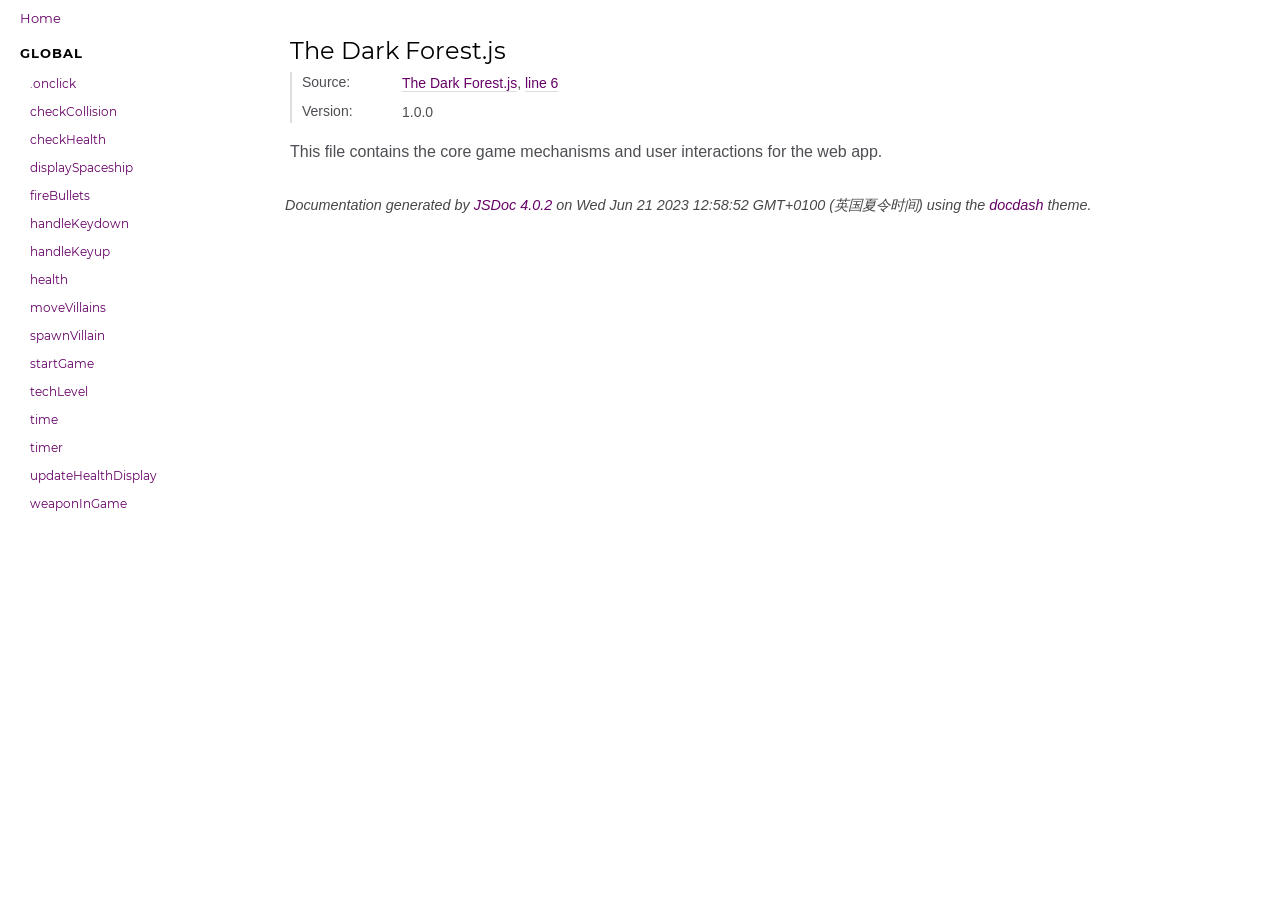
<file: docs/index.html>
<!DOCTYPE html>
<html lang="en">
<head>
    
    <meta charset="utf-8">
    <title>Home - Documentation</title>
    
    
    <script src="scripts/prettify/prettify.js"></script>
    <script src="scripts/prettify/lang-css.js"></script>
    <!--[if lt IE 9]>
      <script src="//html5shiv.googlecode.com/svn/trunk/html5.js"></script>
    <![endif]-->
    <link type="text/css" rel="stylesheet" href="styles/prettify.css">
    <link type="text/css" rel="stylesheet" href="styles/jsdoc.css">
    <script src="scripts/nav.js" defer></script>
    <meta name="viewport" content="width=device-width, initial-scale=1.0">
</head>
<body>

<input type="checkbox" id="nav-trigger" class="nav-trigger" />
<label for="nav-trigger" class="navicon-button x">
  <div class="navicon"></div>
</label>

<label for="nav-trigger" class="overlay"></label>

<nav >
    
    <h2><a href="index.html">Home</a></h2><h3>Global</h3><ul><li><a href="global.html#.onclick">.onclick</a></li><li><a href="global.html#checkCollision">checkCollision</a></li><li><a href="global.html#checkHealth">checkHealth</a></li><li><a href="global.html#displaySpaceship">displaySpaceship</a></li><li><a href="global.html#fireBullets">fireBullets</a></li><li><a href="global.html#handleKeydown">handleKeydown</a></li><li><a href="global.html#handleKeyup">handleKeyup</a></li><li><a href="global.html#health">health</a></li><li><a href="global.html#moveVillains">moveVillains</a></li><li><a href="global.html#spawnVillain">spawnVillain</a></li><li><a href="global.html#startGame">startGame</a></li><li><a href="global.html#techLevel">techLevel</a></li><li><a href="global.html#time">time</a></li><li><a href="global.html#timer">timer</a></li><li><a href="global.html#updateHealthDisplay">updateHealthDisplay</a></li><li><a href="global.html#weaponInGame">weaponInGame</a></li></ul>
</nav>

<div id="main">
    

    



    


    <section class="package">
        <h3> </h3>		
    </section>









    











<section>

<header>
    
        <h2>
        The Dark Forest.js
        </h2>
        
    
</header>

<article>
    
        <div class="container-overview">
        
            

<dl class="details">

    
    <dt class="tag-source">Source:</dt>
    <dd class="tag-source"><ul class="dummy"><li>
        <a href="The%20Dark%20Forest.js.html">The Dark Forest.js</a>, <a href="The%20Dark%20Forest.js.html#line6">line 6</a>
    </li></ul></dd>
    

    
    <dt class="tag-version">Version:</dt>
    <dd class="tag-version"><ul class="dummy"><li>1.0.0</li></ul></dd>
    

    

    

    

    

    

    

    

    

    

    

    

    

    

    
</dl>




            
                <div class="description usertext"><p>This file contains the core game mechanisms and user interactions for the web app.</p></div>
            

            
        
        </div>
    

    

    

    
    
    

     

    

    

    

    

    
</article>

</section>




    
    
</div>

<br class="clear">

<footer>
    Documentation generated by <a href="https://github.com/jsdoc3/jsdoc">JSDoc 4.0.2</a> on Wed Jun 21 2023 12:58:52 GMT+0100 (英国夏令时间) using the <a href="https://github.com/clenemt/docdash">docdash</a> theme.
</footer>

<script>prettyPrint();</script>
<script src="scripts/polyfill.js"></script>
<script src="scripts/linenumber.js"></script>



</body>
</html>
</file>
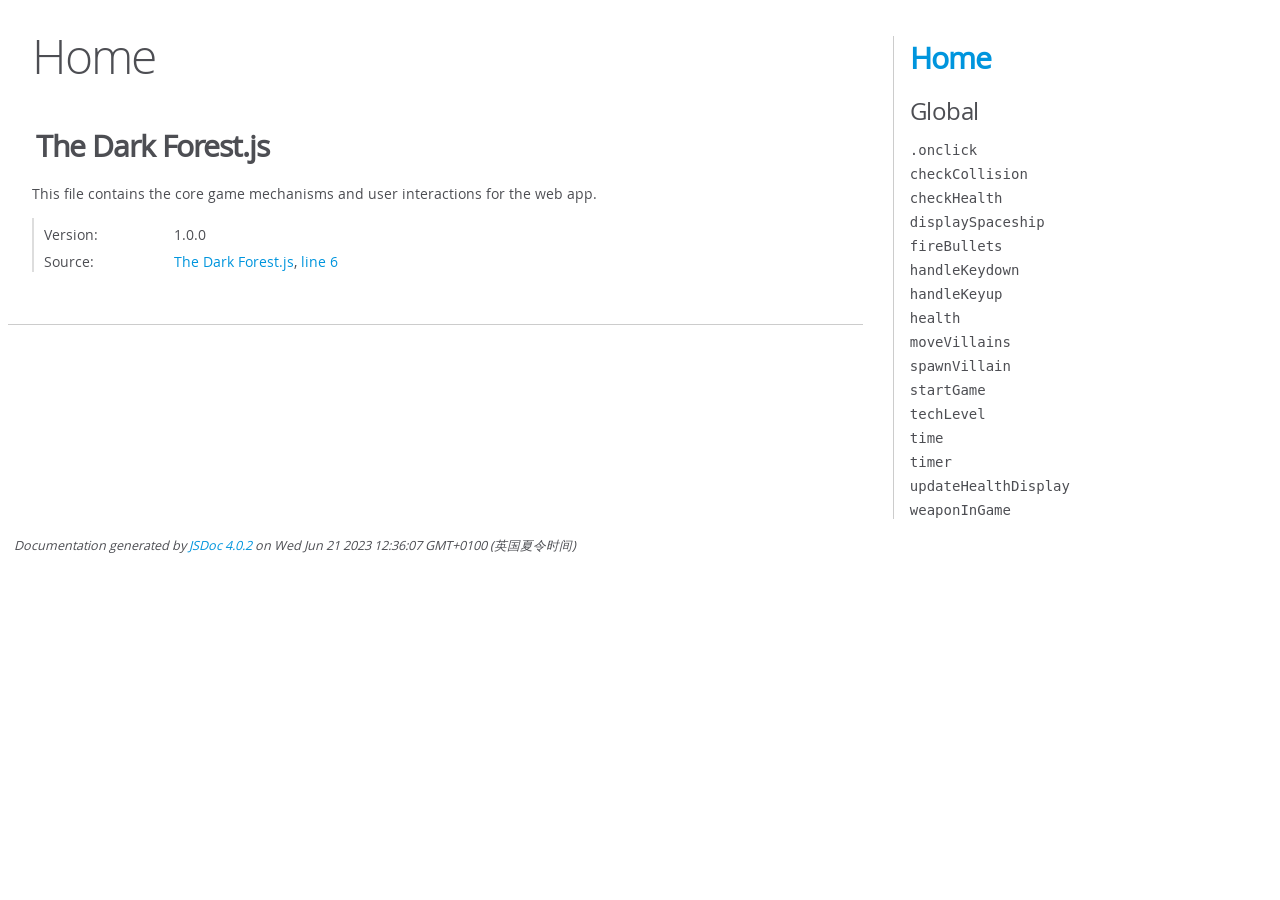
<file: out/index.html>
<!DOCTYPE html>
<html lang="en">
<head>
    <meta charset="utf-8">
    <title>JSDoc: Home</title>

    <script src="scripts/prettify/prettify.js"> </script>
    <script src="scripts/prettify/lang-css.js"> </script>
    <!--[if lt IE 9]>
      <script src="//html5shiv.googlecode.com/svn/trunk/html5.js"></script>
    <![endif]-->
    <link type="text/css" rel="stylesheet" href="styles/prettify-tomorrow.css">
    <link type="text/css" rel="stylesheet" href="styles/jsdoc-default.css">
</head>

<body>

<div id="main">

    <h1 class="page-title">Home</h1>

    



    


    <h3> </h3>










    












<section>

<header>
    
        <h2>The Dark Forest.js</h2>
        
    
</header>

<article>
    <div class="container-overview">
    
        
            <div class="description">This file contains the core game mechanisms and user interactions for the web app.</div>
        

        


<dl class="details">

    
    <dt class="tag-version">Version:</dt>
    <dd class="tag-version"><ul class="dummy"><li>1.0.0</li></ul></dd>
    

    

    

    

    

    

    

    

    

    

    

    

    
    <dt class="tag-source">Source:</dt>
    <dd class="tag-source"><ul class="dummy"><li>
        <a href="The%20Dark%20Forest.js.html">The Dark Forest.js</a>, <a href="The%20Dark%20Forest.js.html#line6">line 6</a>
    </li></ul></dd>
    

    

    

    
</dl>


        
    
    </div>

    

    

    

    

    

    

    

    

    

    
</article>

</section>




</div>

<nav>
    <h2><a href="index.html">Home</a></h2><h3>Global</h3><ul><li><a href="global.html#.onclick">.onclick</a></li><li><a href="global.html#checkCollision">checkCollision</a></li><li><a href="global.html#checkHealth">checkHealth</a></li><li><a href="global.html#displaySpaceship">displaySpaceship</a></li><li><a href="global.html#fireBullets">fireBullets</a></li><li><a href="global.html#handleKeydown">handleKeydown</a></li><li><a href="global.html#handleKeyup">handleKeyup</a></li><li><a href="global.html#health">health</a></li><li><a href="global.html#moveVillains">moveVillains</a></li><li><a href="global.html#spawnVillain">spawnVillain</a></li><li><a href="global.html#startGame">startGame</a></li><li><a href="global.html#techLevel">techLevel</a></li><li><a href="global.html#time">time</a></li><li><a href="global.html#timer">timer</a></li><li><a href="global.html#updateHealthDisplay">updateHealthDisplay</a></li><li><a href="global.html#weaponInGame">weaponInGame</a></li></ul>
</nav>

<br class="clear">

<footer>
    Documentation generated by <a href="https://github.com/jsdoc/jsdoc">JSDoc 4.0.2</a> on Wed Jun 21 2023 12:36:07 GMT+0100 (英国夏令时间)
</footer>

<script> prettyPrint(); </script>
<script src="scripts/linenumber.js"> </script>
</body>
</html>
</file>
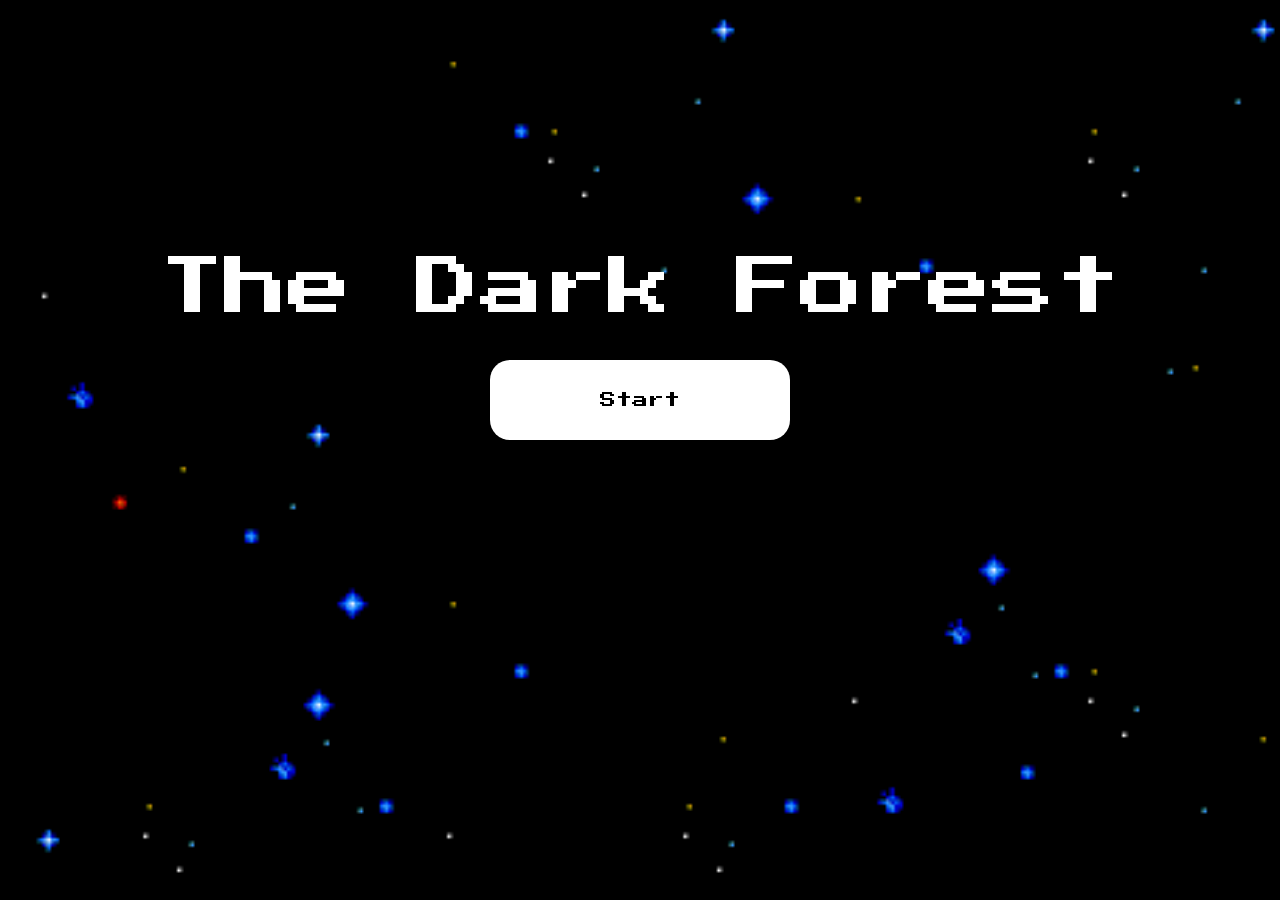
<file: web-app/core coding/index.html>
<!-- In HTML Comments are written like this -->
<!-- They can all be removed for your apps -->
<!doctype html> <!-- This first line tells browsers to expect modern standard html 5 -->
<html lang="en-gb"> <!-- This is indicates the page is written in British English, useful for accessibility -->
<meta charset="utf-8"> <!-- This indicates how the file is encoded. utf-8 is standard -->
<title>Your Web-app Title</title> <!-- All pages need a title, this will be displayed in the browser's title bar -->
<link rel="stylesheet" href="default.css"> <!-- Import style sheet – default.css -->
<link rel="icon" href="./assets/favicon.png"> <!-- Import 'Favorites Icon' – favicon.png -->
<script type="module" src="main.js"></script> <!-- Load the main script. Must be type="module". Have only one of these -->


<!--HTML defines the structure of the web app-->

<head>
    <link rel="stylesheet" type="text/css" href="default.css">  
    <!--link html to the css document to cite the appearance of the web app-->
</head>

<body>
    <div id="splashScreen">    <!--The game starting screen-->
        <div id="title">The Dark Forest</div>
        <button id="startButton">Start</button>
    </div>
 <!---------------------------------------------------------------------------------------------------->
    <div id="gameContainer">   <!--The user will play the game inside the game container-->
        <div id="gameArea">
             <!--Because of some mysterious reasons, the bullet trajectory is not accurate at the very beginning-->
            <p id="calibrationText" style="display: none; color: white; position:absolute; top: 50%; left: 50%; transform: translate(-50%, -50%);">Please calibrate your trajectory by moving the spaceship</p>
            <div id="shield"></div>   <!--Make the earth looks cooler-->
            <img id="earth" src="assets\Spinning Earth.gif" alt="Spinning Earth">
            <img id="weaponInGame" src="assets\spaceship_lv1.png" style="position: absolute; top: 90%; left: 45%;" width="50px" height="50px">
            <div id="healthBar" style="width: 100%; height: 5px; background: rgb(29, 195, 29); position: absolute; bottom: 50px;"></div>
        </div>
<!---------------------------------------------------------------------------------------------------->
        <!--Information Panel displays some important information to the player-->
        <div id="infoPanel">
            <h2>Earth Status</h2>
            <p id="health">Health:100%</p>
            <h2>Technology Level</h2>
            <p id="techLevel">Level: 1</p>
            <h2>Time</h2>
            <p id="time">Year: 2023</p>
            <h2>Timer</h2>
            <p id="timer">00:00</p>
        </div>
<!---------------------------------------------------------------------------------------------------->
        <div id="weaponBoard">
            <h2>Current Weapon</h2>
            <img id="weapon" src="assets\spaceship_lv1.png">
        </div>
<!---------------------------------------------------------------------------------------------------->
        <div id="tipBoard">
            <h2> Control The Peregrine Falcon and destroy as many enermies as you can!</h2>
        </div>
<!---------------------------------------------------------------------------------------------------->
        <div id="AI">
            <img id="AI" src="assets\HAL-9000 Running.gif" alt="AI">
        </div>
<!---------------------------------------------------------------------------------------------------->
        <div id="scoreContainer">
            <p id="score">0</p>
        </div>
<!---------------------------------------------------------------------------------------------------->
<!--        <div id="gamdumButton">
            <button id="gamdumButton">ガンダムで出撃する!!!</button>
        </div>
    </div>
-->
<!---------------------------------------------------------------------------------------------------->
    <div id="gameOverScreen">
        <div id="gameOverTitle">Game Over</div>
        <button id="retryButton">Retry</button>
    </div>
<!---------------------------------------------------------------------------------------------------->
    <!--link JavaScript doc to this doc to make sure the user interavtion of the game-->
    <script src="main.js"></script>
</body>
</file>
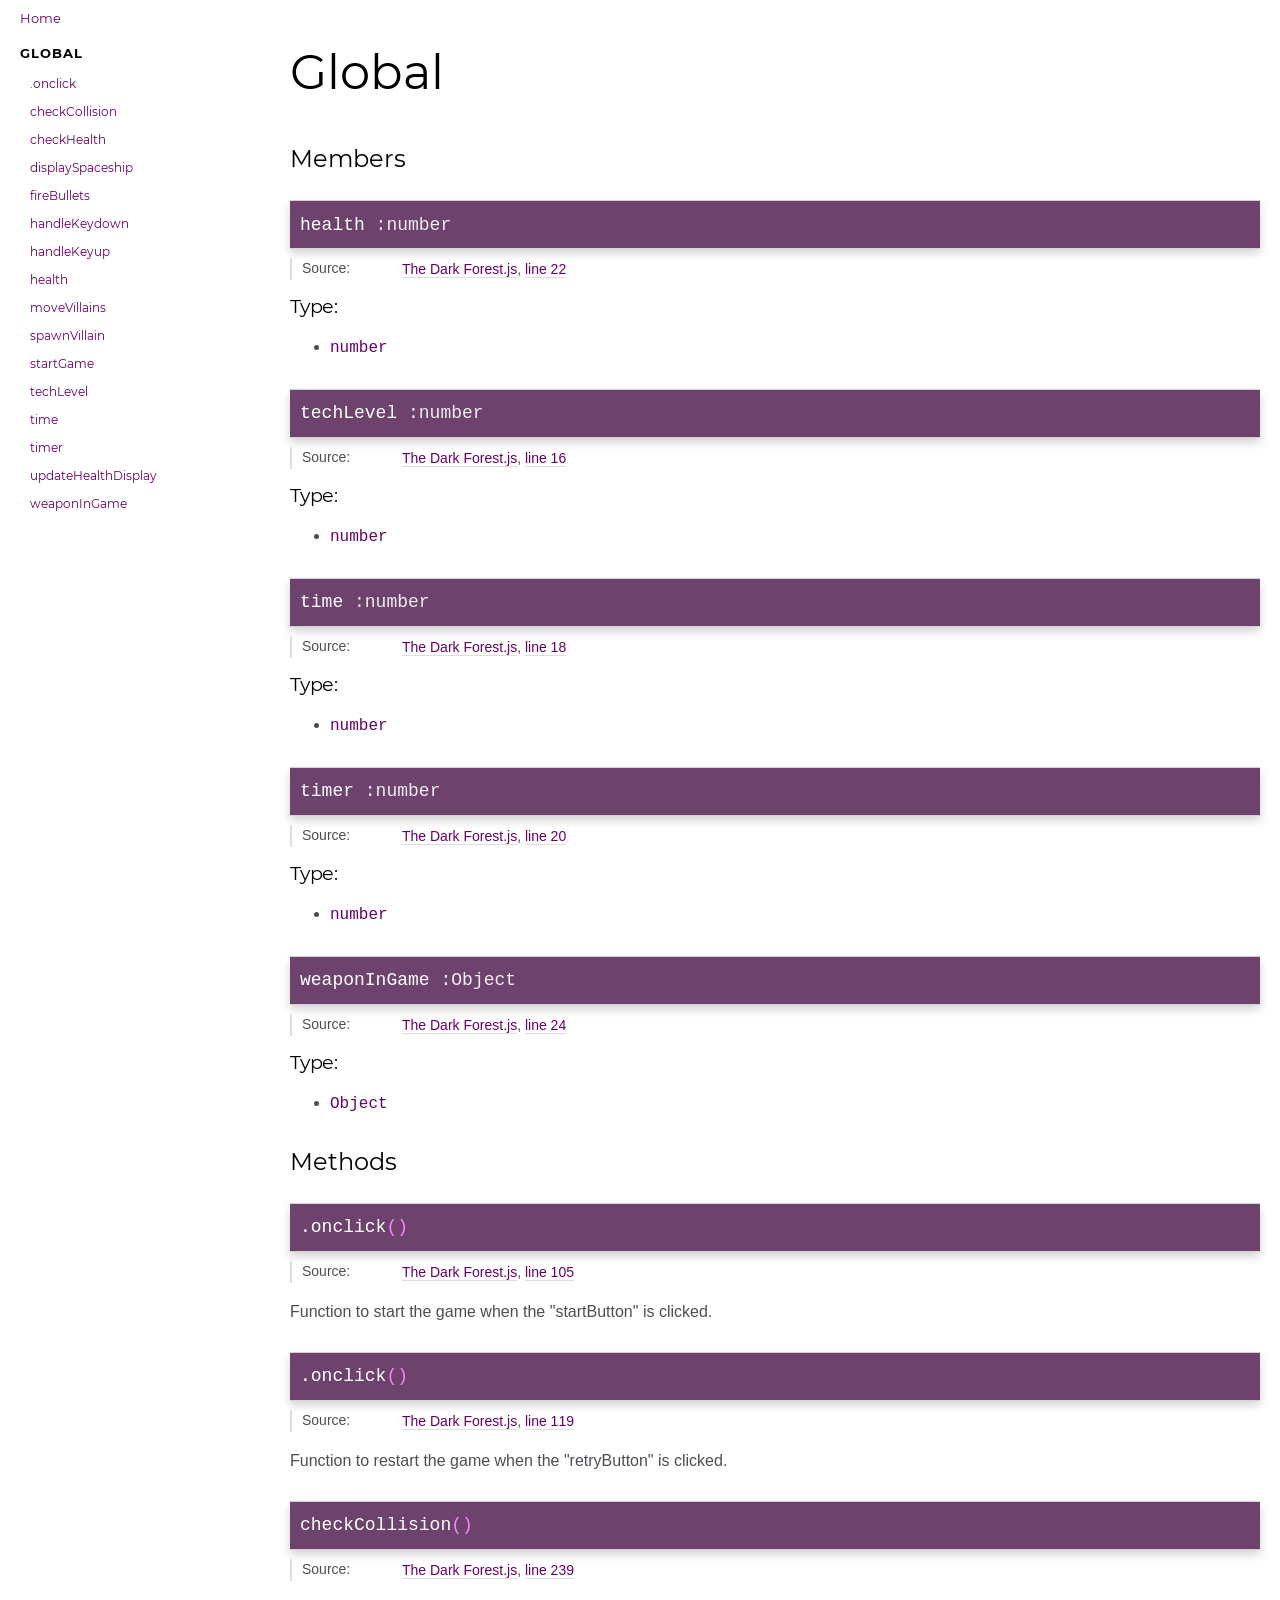
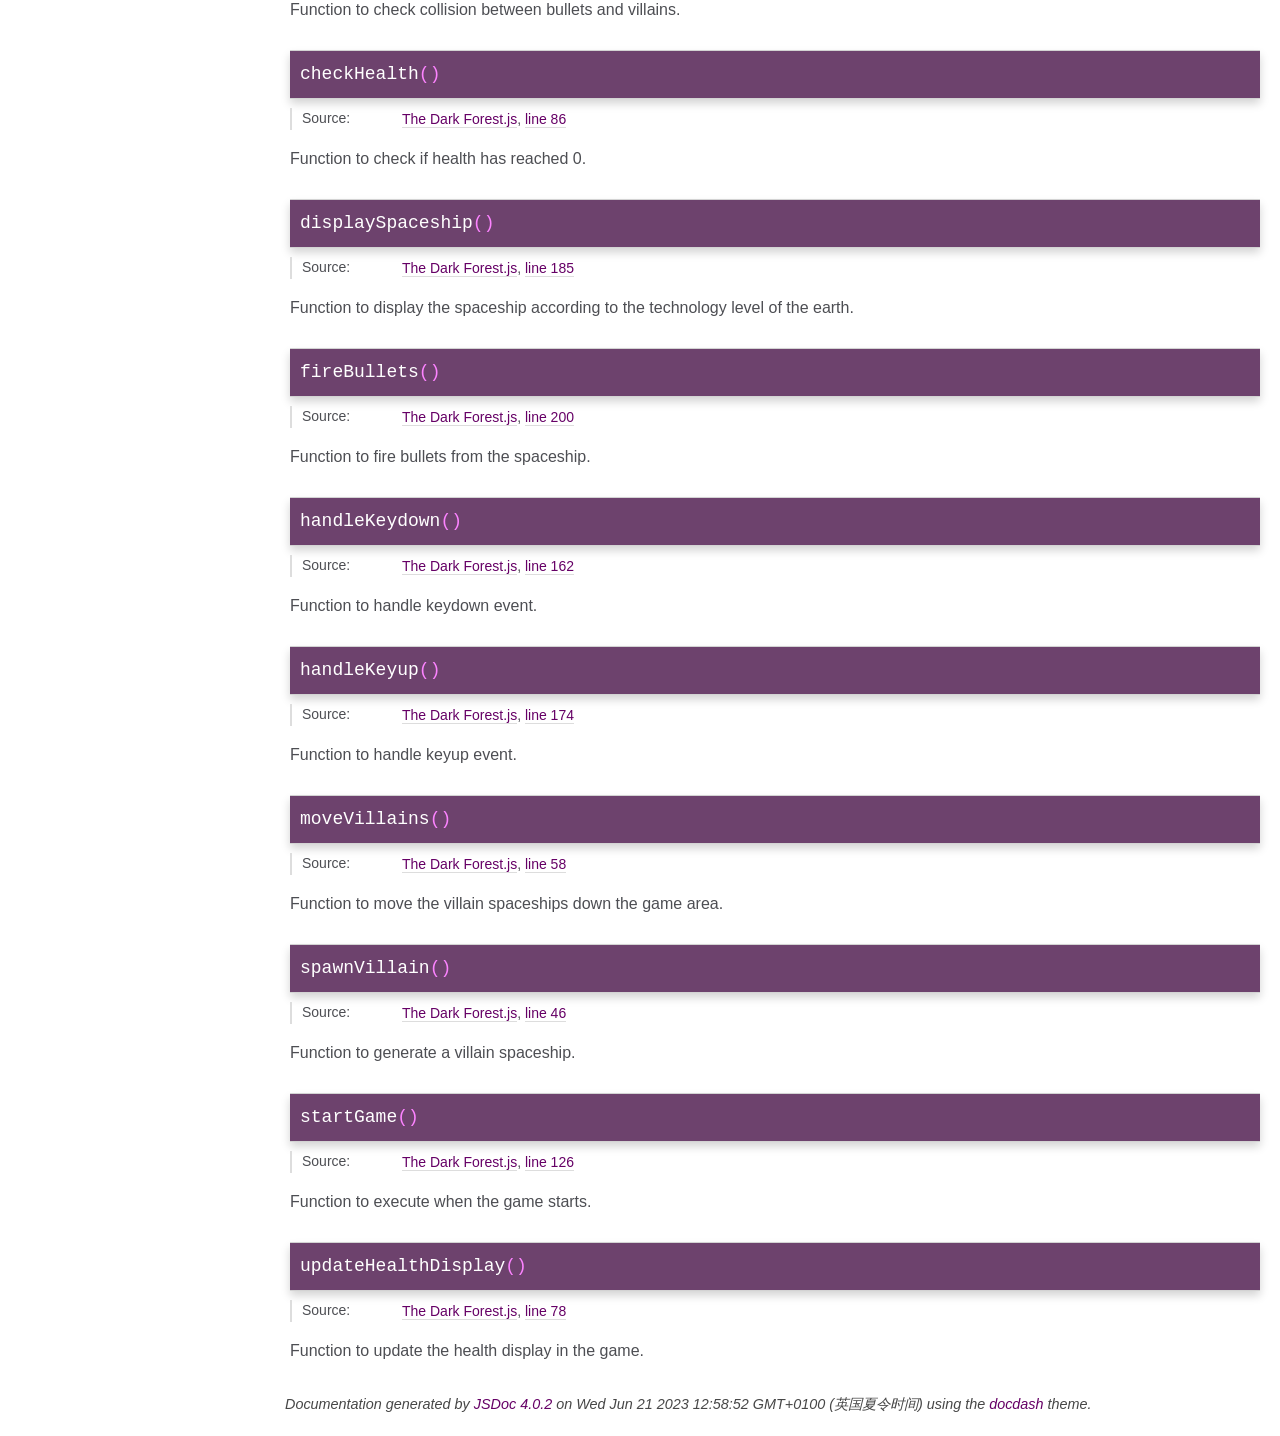
<file: docs/global.html>
<!DOCTYPE html>
<html lang="en">
<head>
    
    <meta charset="utf-8">
    <title>Global - Documentation</title>
    
    
    <script src="scripts/prettify/prettify.js"></script>
    <script src="scripts/prettify/lang-css.js"></script>
    <!--[if lt IE 9]>
      <script src="//html5shiv.googlecode.com/svn/trunk/html5.js"></script>
    <![endif]-->
    <link type="text/css" rel="stylesheet" href="styles/prettify.css">
    <link type="text/css" rel="stylesheet" href="styles/jsdoc.css">
    <script src="scripts/nav.js" defer></script>
    <meta name="viewport" content="width=device-width, initial-scale=1.0">
</head>
<body>

<input type="checkbox" id="nav-trigger" class="nav-trigger" />
<label for="nav-trigger" class="navicon-button x">
  <div class="navicon"></div>
</label>

<label for="nav-trigger" class="overlay"></label>

<nav >
    
    <h2><a href="index.html">Home</a></h2><h3>Global</h3><ul><li><a href="global.html#.onclick">.onclick</a></li><li><a href="global.html#checkCollision">checkCollision</a></li><li><a href="global.html#checkHealth">checkHealth</a></li><li><a href="global.html#displaySpaceship">displaySpaceship</a></li><li><a href="global.html#fireBullets">fireBullets</a></li><li><a href="global.html#handleKeydown">handleKeydown</a></li><li><a href="global.html#handleKeyup">handleKeyup</a></li><li><a href="global.html#health">health</a></li><li><a href="global.html#moveVillains">moveVillains</a></li><li><a href="global.html#spawnVillain">spawnVillain</a></li><li><a href="global.html#startGame">startGame</a></li><li><a href="global.html#techLevel">techLevel</a></li><li><a href="global.html#time">time</a></li><li><a href="global.html#timer">timer</a></li><li><a href="global.html#updateHealthDisplay">updateHealthDisplay</a></li><li><a href="global.html#weaponInGame">weaponInGame</a></li></ul>
</nav>

<div id="main">
    
    <h1 class="page-title">Global</h1>
    

    




<section>

<header>
    
        <h2>
        
        </h2>
        
    
</header>

<article>
    
        <div class="container-overview">
        
            

<dl class="details">

    

    

    

    

    

    

    

    

    

    

    

    

    

    

    

    
</dl>




            

            
        
        </div>
    

    

    

    
    
    

     

    

    
        <h3 class="subsection-title">Members</h3>

        
            
<h4 class="name" id="health"><span class="type-signature"></span>health<span class="type-signature"> :number</span></h4>





<dl class="details">

    
    <dt class="tag-source">Source:</dt>
    <dd class="tag-source"><ul class="dummy"><li>
        <a href="The%20Dark%20Forest.js.html">The Dark Forest.js</a>, <a href="The%20Dark%20Forest.js.html#line22">line 22</a>
    </li></ul></dd>
    

    

    

    

    

    

    

    

    

    

    

    

    

    

    

    
</dl>







    <h5>Type:</h5>
    <ul>
        <li>
            
<span class="param-type">number</span>


        </li>
    </ul>






        
            
<h4 class="name" id="techLevel"><span class="type-signature"></span>techLevel<span class="type-signature"> :number</span></h4>





<dl class="details">

    
    <dt class="tag-source">Source:</dt>
    <dd class="tag-source"><ul class="dummy"><li>
        <a href="The%20Dark%20Forest.js.html">The Dark Forest.js</a>, <a href="The%20Dark%20Forest.js.html#line16">line 16</a>
    </li></ul></dd>
    

    

    

    

    

    

    

    

    

    

    

    

    

    

    

    
</dl>







    <h5>Type:</h5>
    <ul>
        <li>
            
<span class="param-type">number</span>


        </li>
    </ul>






        
            
<h4 class="name" id="time"><span class="type-signature"></span>time<span class="type-signature"> :number</span></h4>





<dl class="details">

    
    <dt class="tag-source">Source:</dt>
    <dd class="tag-source"><ul class="dummy"><li>
        <a href="The%20Dark%20Forest.js.html">The Dark Forest.js</a>, <a href="The%20Dark%20Forest.js.html#line18">line 18</a>
    </li></ul></dd>
    

    

    

    

    

    

    

    

    

    

    

    

    

    

    

    
</dl>







    <h5>Type:</h5>
    <ul>
        <li>
            
<span class="param-type">number</span>


        </li>
    </ul>






        
            
<h4 class="name" id="timer"><span class="type-signature"></span>timer<span class="type-signature"> :number</span></h4>





<dl class="details">

    
    <dt class="tag-source">Source:</dt>
    <dd class="tag-source"><ul class="dummy"><li>
        <a href="The%20Dark%20Forest.js.html">The Dark Forest.js</a>, <a href="The%20Dark%20Forest.js.html#line20">line 20</a>
    </li></ul></dd>
    

    

    

    

    

    

    

    

    

    

    

    

    

    

    

    
</dl>







    <h5>Type:</h5>
    <ul>
        <li>
            
<span class="param-type">number</span>


        </li>
    </ul>






        
            
<h4 class="name" id="weaponInGame"><span class="type-signature"></span>weaponInGame<span class="type-signature"> :Object</span></h4>





<dl class="details">

    
    <dt class="tag-source">Source:</dt>
    <dd class="tag-source"><ul class="dummy"><li>
        <a href="The%20Dark%20Forest.js.html">The Dark Forest.js</a>, <a href="The%20Dark%20Forest.js.html#line24">line 24</a>
    </li></ul></dd>
    

    

    

    

    

    

    

    

    

    

    

    

    

    

    

    
</dl>







    <h5>Type:</h5>
    <ul>
        <li>
            
<span class="param-type">Object</span>


        </li>
    </ul>






        
    

    
        <h3 class="subsection-title">Methods</h3>

        
            

    

    <h4 class="name" id=".onclick"><span class="type-signature"></span>.onclick<span class="signature">()</span><span class="type-signature"></span></h4>

    




<dl class="details">

    
    <dt class="tag-source">Source:</dt>
    <dd class="tag-source"><ul class="dummy"><li>
        <a href="The%20Dark%20Forest.js.html">The Dark Forest.js</a>, <a href="The%20Dark%20Forest.js.html#line105">line 105</a>
    </li></ul></dd>
    

    

    

    

    

    

    

    

    

    

    

    

    

    

    

    
</dl>





<div class="description usertext">
    <p>Function to start the game when the &quot;startButton&quot; is clicked.</p>
</div>




























        
            

    

    <h4 class="name" id=".onclick"><span class="type-signature"></span>.onclick<span class="signature">()</span><span class="type-signature"></span></h4>

    




<dl class="details">

    
    <dt class="tag-source">Source:</dt>
    <dd class="tag-source"><ul class="dummy"><li>
        <a href="The%20Dark%20Forest.js.html">The Dark Forest.js</a>, <a href="The%20Dark%20Forest.js.html#line119">line 119</a>
    </li></ul></dd>
    

    

    

    

    

    

    

    

    

    

    

    

    

    

    

    
</dl>





<div class="description usertext">
    <p>Function to restart the game when the &quot;retryButton&quot; is clicked.</p>
</div>




























        
            

    

    <h4 class="name" id="checkCollision"><span class="type-signature"></span>checkCollision<span class="signature">()</span><span class="type-signature"></span></h4>

    




<dl class="details">

    
    <dt class="tag-source">Source:</dt>
    <dd class="tag-source"><ul class="dummy"><li>
        <a href="The%20Dark%20Forest.js.html">The Dark Forest.js</a>, <a href="The%20Dark%20Forest.js.html#line239">line 239</a>
    </li></ul></dd>
    

    

    

    

    

    

    

    

    

    

    

    

    

    

    

    
</dl>





<div class="description usertext">
    <p>Function to check collision between bullets and villains.</p>
</div>




























        
            

    

    <h4 class="name" id="checkHealth"><span class="type-signature"></span>checkHealth<span class="signature">()</span><span class="type-signature"></span></h4>

    




<dl class="details">

    
    <dt class="tag-source">Source:</dt>
    <dd class="tag-source"><ul class="dummy"><li>
        <a href="The%20Dark%20Forest.js.html">The Dark Forest.js</a>, <a href="The%20Dark%20Forest.js.html#line86">line 86</a>
    </li></ul></dd>
    

    

    

    

    

    

    

    

    

    

    

    

    

    

    

    
</dl>





<div class="description usertext">
    <p>Function to check if health has reached 0.</p>
</div>




























        
            

    

    <h4 class="name" id="displaySpaceship"><span class="type-signature"></span>displaySpaceship<span class="signature">()</span><span class="type-signature"></span></h4>

    




<dl class="details">

    
    <dt class="tag-source">Source:</dt>
    <dd class="tag-source"><ul class="dummy"><li>
        <a href="The%20Dark%20Forest.js.html">The Dark Forest.js</a>, <a href="The%20Dark%20Forest.js.html#line185">line 185</a>
    </li></ul></dd>
    

    

    

    

    

    

    

    

    

    

    

    

    

    

    

    
</dl>





<div class="description usertext">
    <p>Function to display the spaceship according to the technology level of the earth.</p>
</div>




























        
            

    

    <h4 class="name" id="fireBullets"><span class="type-signature"></span>fireBullets<span class="signature">()</span><span class="type-signature"></span></h4>

    




<dl class="details">

    
    <dt class="tag-source">Source:</dt>
    <dd class="tag-source"><ul class="dummy"><li>
        <a href="The%20Dark%20Forest.js.html">The Dark Forest.js</a>, <a href="The%20Dark%20Forest.js.html#line200">line 200</a>
    </li></ul></dd>
    

    

    

    

    

    

    

    

    

    

    

    

    

    

    

    
</dl>





<div class="description usertext">
    <p>Function to fire bullets from the spaceship.</p>
</div>




























        
            

    

    <h4 class="name" id="handleKeydown"><span class="type-signature"></span>handleKeydown<span class="signature">()</span><span class="type-signature"></span></h4>

    




<dl class="details">

    
    <dt class="tag-source">Source:</dt>
    <dd class="tag-source"><ul class="dummy"><li>
        <a href="The%20Dark%20Forest.js.html">The Dark Forest.js</a>, <a href="The%20Dark%20Forest.js.html#line162">line 162</a>
    </li></ul></dd>
    

    

    

    

    

    

    

    

    

    

    

    

    

    

    

    
</dl>





<div class="description usertext">
    <p>Function to handle keydown event.</p>
</div>




























        
            

    

    <h4 class="name" id="handleKeyup"><span class="type-signature"></span>handleKeyup<span class="signature">()</span><span class="type-signature"></span></h4>

    




<dl class="details">

    
    <dt class="tag-source">Source:</dt>
    <dd class="tag-source"><ul class="dummy"><li>
        <a href="The%20Dark%20Forest.js.html">The Dark Forest.js</a>, <a href="The%20Dark%20Forest.js.html#line174">line 174</a>
    </li></ul></dd>
    

    

    

    

    

    

    

    

    

    

    

    

    

    

    

    
</dl>





<div class="description usertext">
    <p>Function to handle keyup event.</p>
</div>




























        
            

    

    <h4 class="name" id="moveVillains"><span class="type-signature"></span>moveVillains<span class="signature">()</span><span class="type-signature"></span></h4>

    




<dl class="details">

    
    <dt class="tag-source">Source:</dt>
    <dd class="tag-source"><ul class="dummy"><li>
        <a href="The%20Dark%20Forest.js.html">The Dark Forest.js</a>, <a href="The%20Dark%20Forest.js.html#line58">line 58</a>
    </li></ul></dd>
    

    

    

    

    

    

    

    

    

    

    

    

    

    

    

    
</dl>





<div class="description usertext">
    <p>Function to move the villain spaceships down the game area.</p>
</div>




























        
            

    

    <h4 class="name" id="spawnVillain"><span class="type-signature"></span>spawnVillain<span class="signature">()</span><span class="type-signature"></span></h4>

    




<dl class="details">

    
    <dt class="tag-source">Source:</dt>
    <dd class="tag-source"><ul class="dummy"><li>
        <a href="The%20Dark%20Forest.js.html">The Dark Forest.js</a>, <a href="The%20Dark%20Forest.js.html#line46">line 46</a>
    </li></ul></dd>
    

    

    

    

    

    

    

    

    

    

    

    

    

    

    

    
</dl>





<div class="description usertext">
    <p>Function to generate a villain spaceship.</p>
</div>




























        
            

    

    <h4 class="name" id="startGame"><span class="type-signature"></span>startGame<span class="signature">()</span><span class="type-signature"></span></h4>

    




<dl class="details">

    
    <dt class="tag-source">Source:</dt>
    <dd class="tag-source"><ul class="dummy"><li>
        <a href="The%20Dark%20Forest.js.html">The Dark Forest.js</a>, <a href="The%20Dark%20Forest.js.html#line126">line 126</a>
    </li></ul></dd>
    

    

    

    

    

    

    

    

    

    

    

    

    

    

    

    
</dl>





<div class="description usertext">
    <p>Function to execute when the game starts.</p>
</div>




























        
            

    

    <h4 class="name" id="updateHealthDisplay"><span class="type-signature"></span>updateHealthDisplay<span class="signature">()</span><span class="type-signature"></span></h4>

    




<dl class="details">

    
    <dt class="tag-source">Source:</dt>
    <dd class="tag-source"><ul class="dummy"><li>
        <a href="The%20Dark%20Forest.js.html">The Dark Forest.js</a>, <a href="The%20Dark%20Forest.js.html#line78">line 78</a>
    </li></ul></dd>
    

    

    

    

    

    

    

    

    

    

    

    

    

    

    

    
</dl>





<div class="description usertext">
    <p>Function to update the health display in the game.</p>
</div>




























        
    

    

    
</article>

</section>




    
    
</div>

<br class="clear">

<footer>
    Documentation generated by <a href="https://github.com/jsdoc3/jsdoc">JSDoc 4.0.2</a> on Wed Jun 21 2023 12:58:52 GMT+0100 (英国夏令时间) using the <a href="https://github.com/clenemt/docdash">docdash</a> theme.
</footer>

<script>prettyPrint();</script>
<script src="scripts/polyfill.js"></script>
<script src="scripts/linenumber.js"></script>



</body>
</html>
</file>
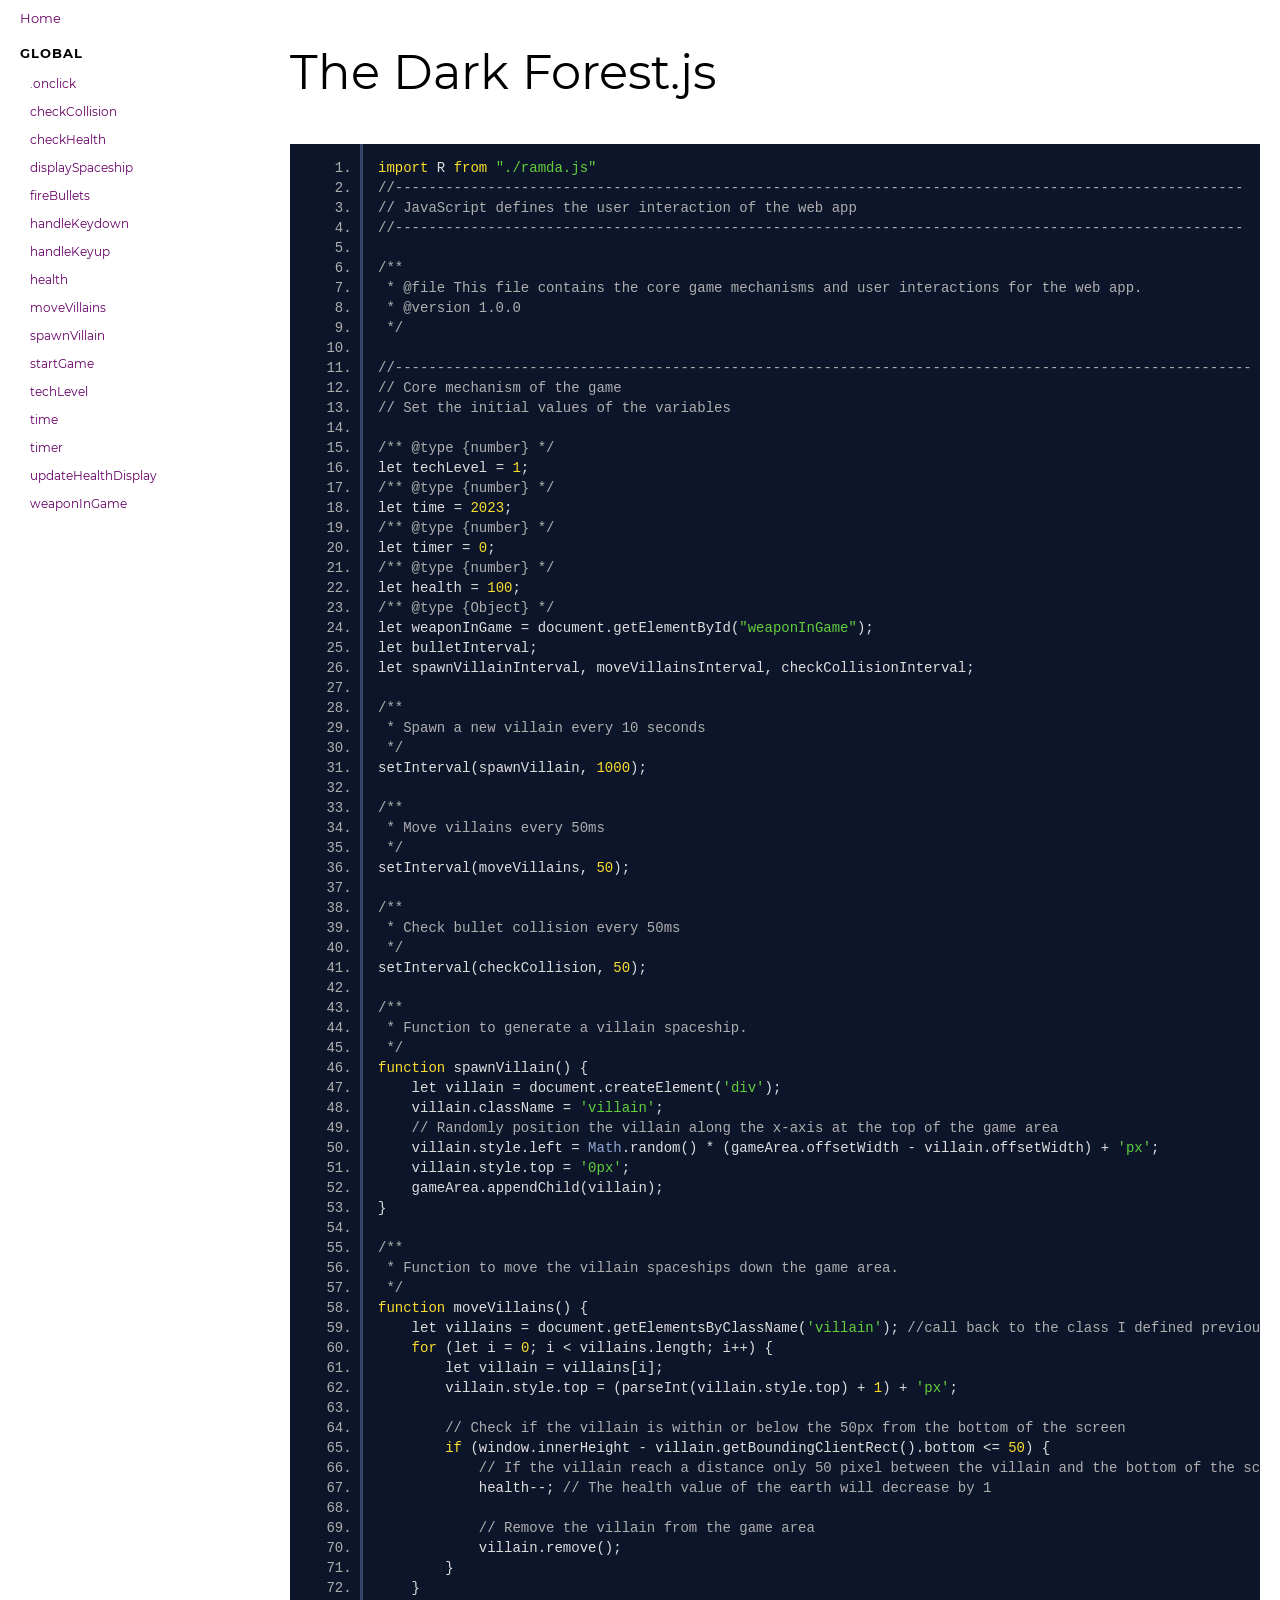
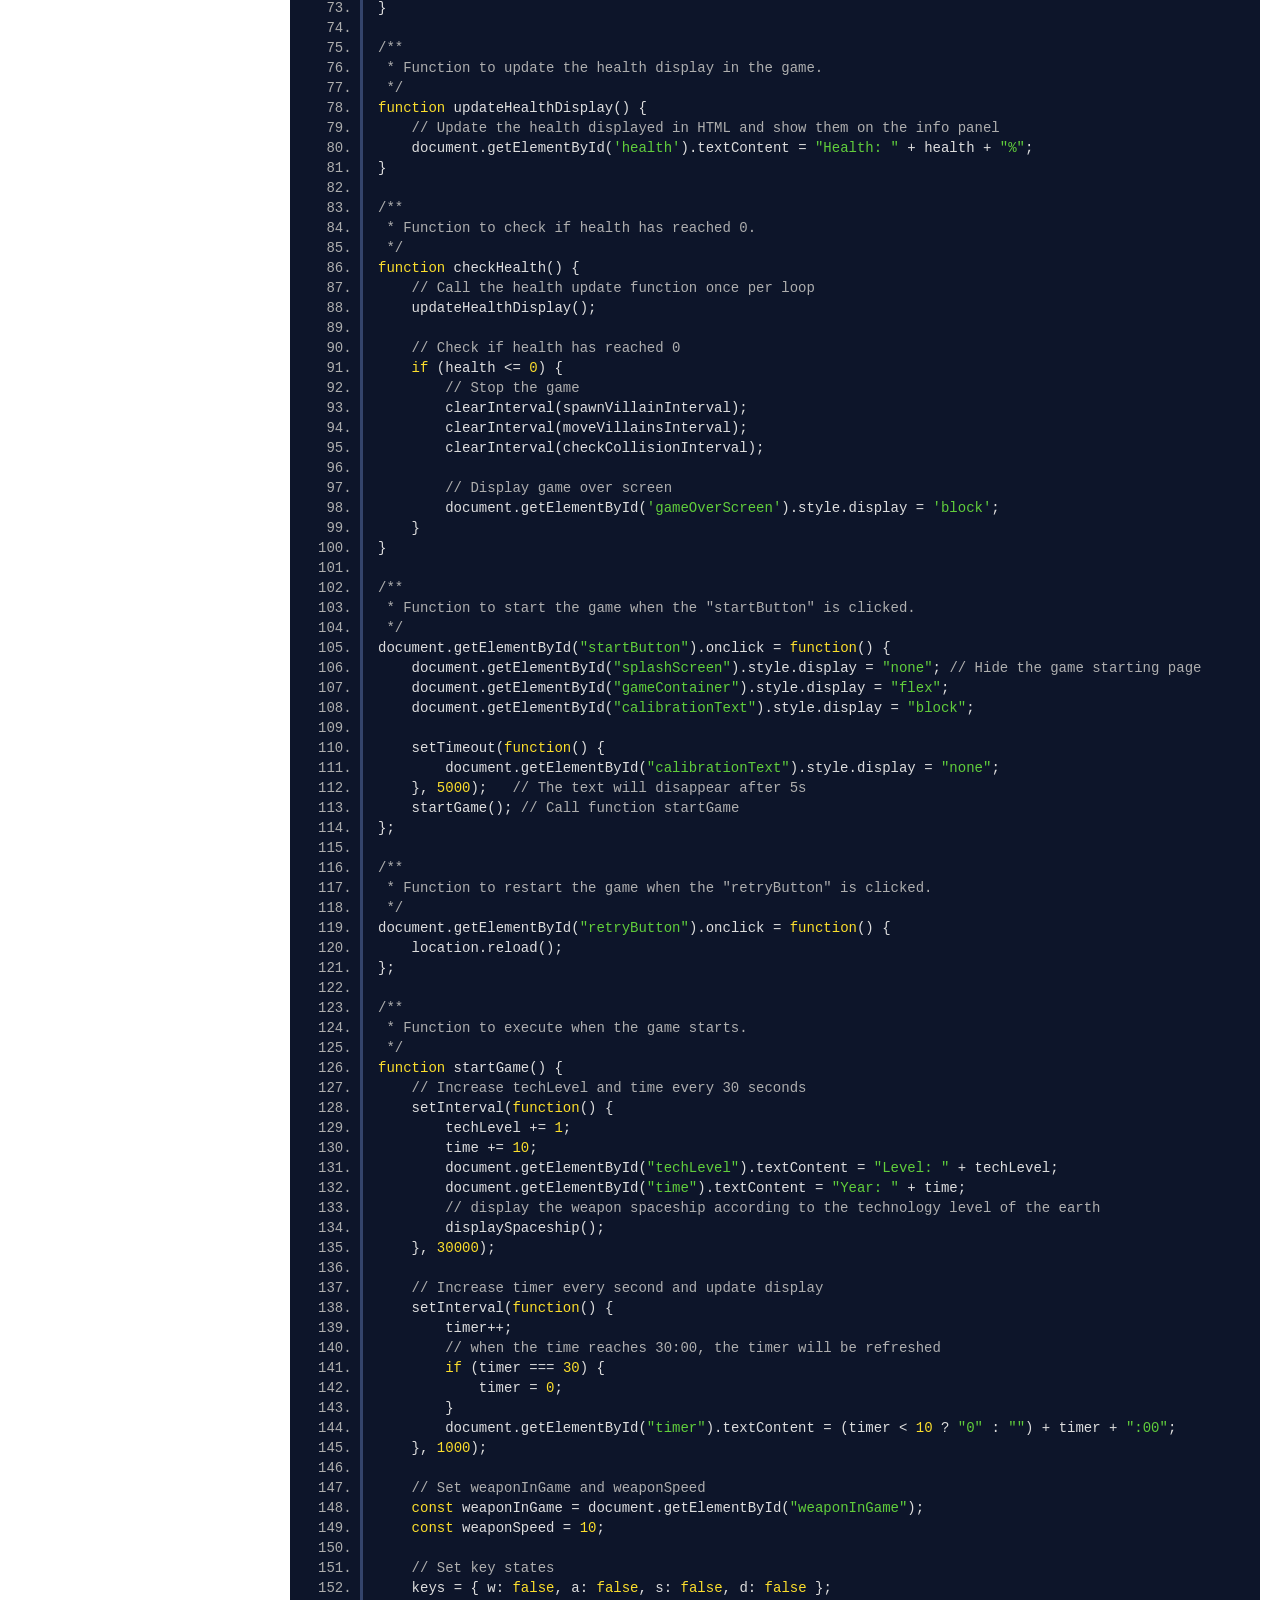
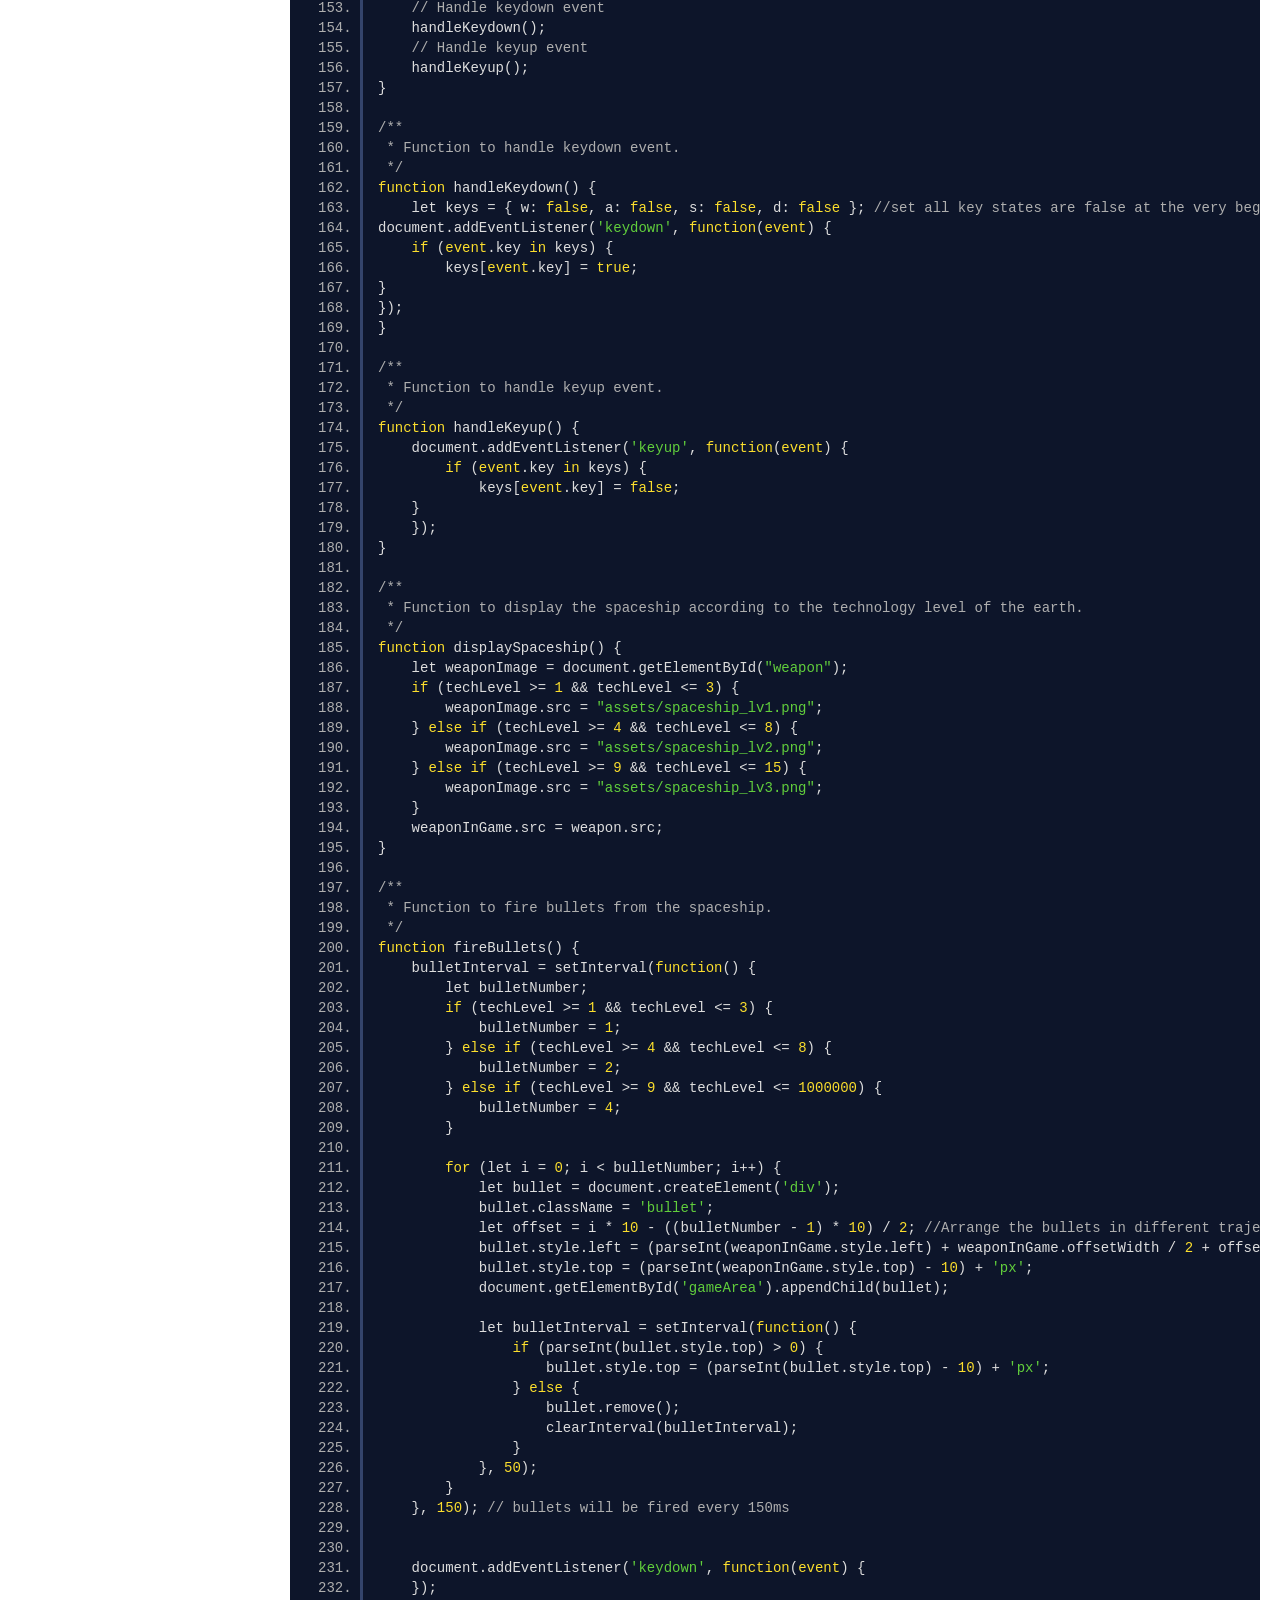
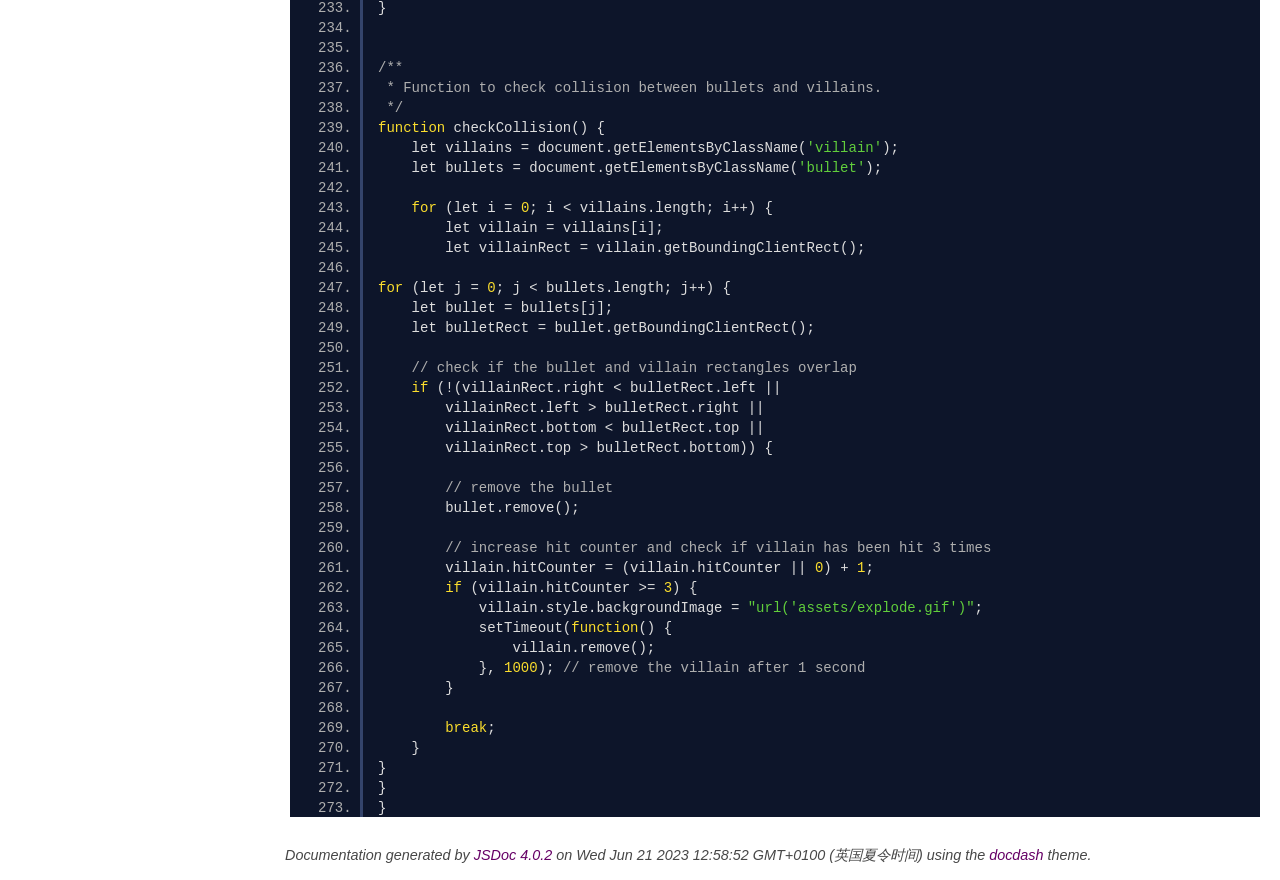
<file: docs/The Dark Forest.js.html>
<!DOCTYPE html>
<html lang="en">
<head>
    
    <meta charset="utf-8">
    <title>The Dark Forest.js - Documentation</title>
    
    
    <script src="scripts/prettify/prettify.js"></script>
    <script src="scripts/prettify/lang-css.js"></script>
    <!--[if lt IE 9]>
      <script src="//html5shiv.googlecode.com/svn/trunk/html5.js"></script>
    <![endif]-->
    <link type="text/css" rel="stylesheet" href="styles/prettify.css">
    <link type="text/css" rel="stylesheet" href="styles/jsdoc.css">
    <script src="scripts/nav.js" defer></script>
    <meta name="viewport" content="width=device-width, initial-scale=1.0">
</head>
<body>

<input type="checkbox" id="nav-trigger" class="nav-trigger" />
<label for="nav-trigger" class="navicon-button x">
  <div class="navicon"></div>
</label>

<label for="nav-trigger" class="overlay"></label>

<nav >
    
    <h2><a href="index.html">Home</a></h2><h3>Global</h3><ul><li><a href="global.html#.onclick">.onclick</a></li><li><a href="global.html#checkCollision">checkCollision</a></li><li><a href="global.html#checkHealth">checkHealth</a></li><li><a href="global.html#displaySpaceship">displaySpaceship</a></li><li><a href="global.html#fireBullets">fireBullets</a></li><li><a href="global.html#handleKeydown">handleKeydown</a></li><li><a href="global.html#handleKeyup">handleKeyup</a></li><li><a href="global.html#health">health</a></li><li><a href="global.html#moveVillains">moveVillains</a></li><li><a href="global.html#spawnVillain">spawnVillain</a></li><li><a href="global.html#startGame">startGame</a></li><li><a href="global.html#techLevel">techLevel</a></li><li><a href="global.html#time">time</a></li><li><a href="global.html#timer">timer</a></li><li><a href="global.html#updateHealthDisplay">updateHealthDisplay</a></li><li><a href="global.html#weaponInGame">weaponInGame</a></li></ul>
</nav>

<div id="main">
    
    <h1 class="page-title">The Dark Forest.js</h1>
    

    



    
    <section>
        <article>
            <pre class="prettyprint source linenums"><code>import R from "./ramda.js"
//-----------------------------------------------------------------------------------------------------
// JavaScript defines the user interaction of the web app
//-----------------------------------------------------------------------------------------------------

/**
 * @file This file contains the core game mechanisms and user interactions for the web app.
 * @version 1.0.0
 */

//------------------------------------------------------------------------------------------------------
// Core mechanism of the game
// Set the initial values of the variables

/** @type {number} */
let techLevel = 1;
/** @type {number} */
let time = 2023;
/** @type {number} */
let timer = 0;
/** @type {number} */
let health = 100;
/** @type {Object} */
let weaponInGame = document.getElementById("weaponInGame");
let bulletInterval;
let spawnVillainInterval, moveVillainsInterval, checkCollisionInterval;

/**
 * Spawn a new villain every 10 seconds
 */
setInterval(spawnVillain, 1000);

/**
 * Move villains every 50ms
 */
setInterval(moveVillains, 50);

/**
 * Check bullet collision every 50ms
 */
setInterval(checkCollision, 50);

/**
 * Function to generate a villain spaceship.
 */
function spawnVillain() {
    let villain = document.createElement('div');
    villain.className = 'villain';
    // Randomly position the villain along the x-axis at the top of the game area
    villain.style.left = Math.random() * (gameArea.offsetWidth - villain.offsetWidth) + 'px';
    villain.style.top = '0px';
    gameArea.appendChild(villain);
}

/**
 * Function to move the villain spaceships down the game area.
 */
function moveVillains() {
    let villains = document.getElementsByClassName('villain'); //call back to the class I defined previously
    for (let i = 0; i &lt; villains.length; i++) {
        let villain = villains[i];
        villain.style.top = (parseInt(villain.style.top) + 1) + 'px';
        
        // Check if the villain is within or below the 50px from the bottom of the screen
        if (window.innerHeight - villain.getBoundingClientRect().bottom &lt;= 50) {
            // If the villain reach a distance only 50 pixel between the villain and the bottom of the screen
            health--; // The health value of the earth will decrease by 1

            // Remove the villain from the game area
            villain.remove();
        }
    }
}

/**
 * Function to update the health display in the game.
 */
function updateHealthDisplay() {
    // Update the health displayed in HTML and show them on the info panel
    document.getElementById('health').textContent = "Health: " + health + "%";
}

/**
 * Function to check if health has reached 0.
 */
function checkHealth() {
    // Call the health update function once per loop
    updateHealthDisplay();

    // Check if health has reached 0
    if (health &lt;= 0) {
        // Stop the game
        clearInterval(spawnVillainInterval);
        clearInterval(moveVillainsInterval);
        clearInterval(checkCollisionInterval);

        // Display game over screen
        document.getElementById('gameOverScreen').style.display = 'block';
    }
}

/**
 * Function to start the game when the "startButton" is clicked.
 */
document.getElementById("startButton").onclick = function() {       
    document.getElementById("splashScreen").style.display = "none"; // Hide the game starting page
    document.getElementById("gameContainer").style.display = "flex";
    document.getElementById("calibrationText").style.display = "block";
    
    setTimeout(function() {
        document.getElementById("calibrationText").style.display = "none";
    }, 5000);   // The text will disappear after 5s
    startGame(); // Call function startGame
};

/**
 * Function to restart the game when the "retryButton" is clicked.
 */
document.getElementById("retryButton").onclick = function() {
    location.reload();
};

/**
 * Function to execute when the game starts.
 */
function startGame() {
    // Increase techLevel and time every 30 seconds
    setInterval(function() {
        techLevel += 1;
        time += 10;
        document.getElementById("techLevel").textContent = "Level: " + techLevel;
        document.getElementById("time").textContent = "Year: " + time;
        // display the weapon spaceship according to the technology level of the earth
        displaySpaceship();
    }, 30000);
    
    // Increase timer every second and update display
    setInterval(function() {
        timer++;
        // when the time reaches 30:00, the timer will be refreshed
        if (timer === 30) {
            timer = 0;
        }
        document.getElementById("timer").textContent = (timer &lt; 10 ? "0" : "") + timer + ":00";
    }, 1000);
    
    // Set weaponInGame and weaponSpeed
    const weaponInGame = document.getElementById("weaponInGame");
    const weaponSpeed = 10;

    // Set key states
    keys = { w: false, a: false, s: false, d: false };
    // Handle keydown event
    handleKeydown();
    // Handle keyup event
    handleKeyup();
}

/**
 * Function to handle keydown event.
 */
function handleKeydown() {
    let keys = { w: false, a: false, s: false, d: false }; //set all key states are false at the very beginning
document.addEventListener('keydown', function(event) {
    if (event.key in keys) {
        keys[event.key] = true;
}
});
}

/**
 * Function to handle keyup event.
 */
function handleKeyup() {
    document.addEventListener('keyup', function(event) {
        if (event.key in keys) {
            keys[event.key] = false;
    }
    });
}

/**
 * Function to display the spaceship according to the technology level of the earth.
 */
function displaySpaceship() {
    let weaponImage = document.getElementById("weapon");
    if (techLevel >= 1 &amp;&amp; techLevel &lt;= 3) {
        weaponImage.src = "assets/spaceship_lv1.png";
    } else if (techLevel >= 4 &amp;&amp; techLevel &lt;= 8) {
        weaponImage.src = "assets/spaceship_lv2.png";
    } else if (techLevel >= 9 &amp;&amp; techLevel &lt;= 15) {
        weaponImage.src = "assets/spaceship_lv3.png";
    }
    weaponInGame.src = weapon.src;
}

/**
 * Function to fire bullets from the spaceship.
 */
function fireBullets() {
    bulletInterval = setInterval(function() {
        let bulletNumber;
        if (techLevel >= 1 &amp;&amp; techLevel &lt;= 3) {
            bulletNumber = 1;
        } else if (techLevel >= 4 &amp;&amp; techLevel &lt;= 8) {
            bulletNumber = 2;
        } else if (techLevel >= 9 &amp;&amp; techLevel &lt;= 1000000) {
            bulletNumber = 4;
        }

        for (let i = 0; i &lt; bulletNumber; i++) {
            let bullet = document.createElement('div');
            bullet.className = 'bullet';
            let offset = i * 10 - ((bulletNumber - 1) * 10) / 2; //Arrange the bullets in different trajectories
            bullet.style.left = (parseInt(weaponInGame.style.left) + weaponInGame.offsetWidth / 2 + offset) + 'px';
            bullet.style.top = (parseInt(weaponInGame.style.top) - 10) + 'px';
            document.getElementById('gameArea').appendChild(bullet);

            let bulletInterval = setInterval(function() {
                if (parseInt(bullet.style.top) > 0) {
                    bullet.style.top = (parseInt(bullet.style.top) - 10) + 'px';
                } else {
                    bullet.remove();
                    clearInterval(bulletInterval);
                }
            }, 50);
        }
    }, 150); // bullets will be fired every 150ms
    

    document.addEventListener('keydown', function(event) {
    });
}


/**
 * Function to check collision between bullets and villains.
 */
function checkCollision() {
    let villains = document.getElementsByClassName('villain');
    let bullets = document.getElementsByClassName('bullet');

    for (let i = 0; i &lt; villains.length; i++) {
        let villain = villains[i];
        let villainRect = villain.getBoundingClientRect();

for (let j = 0; j &lt; bullets.length; j++) {
    let bullet = bullets[j];
    let bulletRect = bullet.getBoundingClientRect();
    
    // check if the bullet and villain rectangles overlap
    if (!(villainRect.right &lt; bulletRect.left || 
        villainRect.left > bulletRect.right || 
        villainRect.bottom &lt; bulletRect.top || 
        villainRect.top > bulletRect.bottom)) {
        
        // remove the bullet
        bullet.remove();
        
        // increase hit counter and check if villain has been hit 3 times
        villain.hitCounter = (villain.hitCounter || 0) + 1;
        if (villain.hitCounter >= 3) {
            villain.style.backgroundImage = "url('assets/explode.gif')";
            setTimeout(function() {
                villain.remove();
            }, 1000); // remove the villain after 1 second
        }

        break;
    }
}
}
}
</code></pre>
        </article>
    </section>




    
    
</div>

<br class="clear">

<footer>
    Documentation generated by <a href="https://github.com/jsdoc3/jsdoc">JSDoc 4.0.2</a> on Wed Jun 21 2023 12:58:52 GMT+0100 (英国夏令时间) using the <a href="https://github.com/clenemt/docdash">docdash</a> theme.
</footer>

<script>prettyPrint();</script>
<script src="scripts/polyfill.js"></script>
<script src="scripts/linenumber.js"></script>



</body>
</html>
</file>
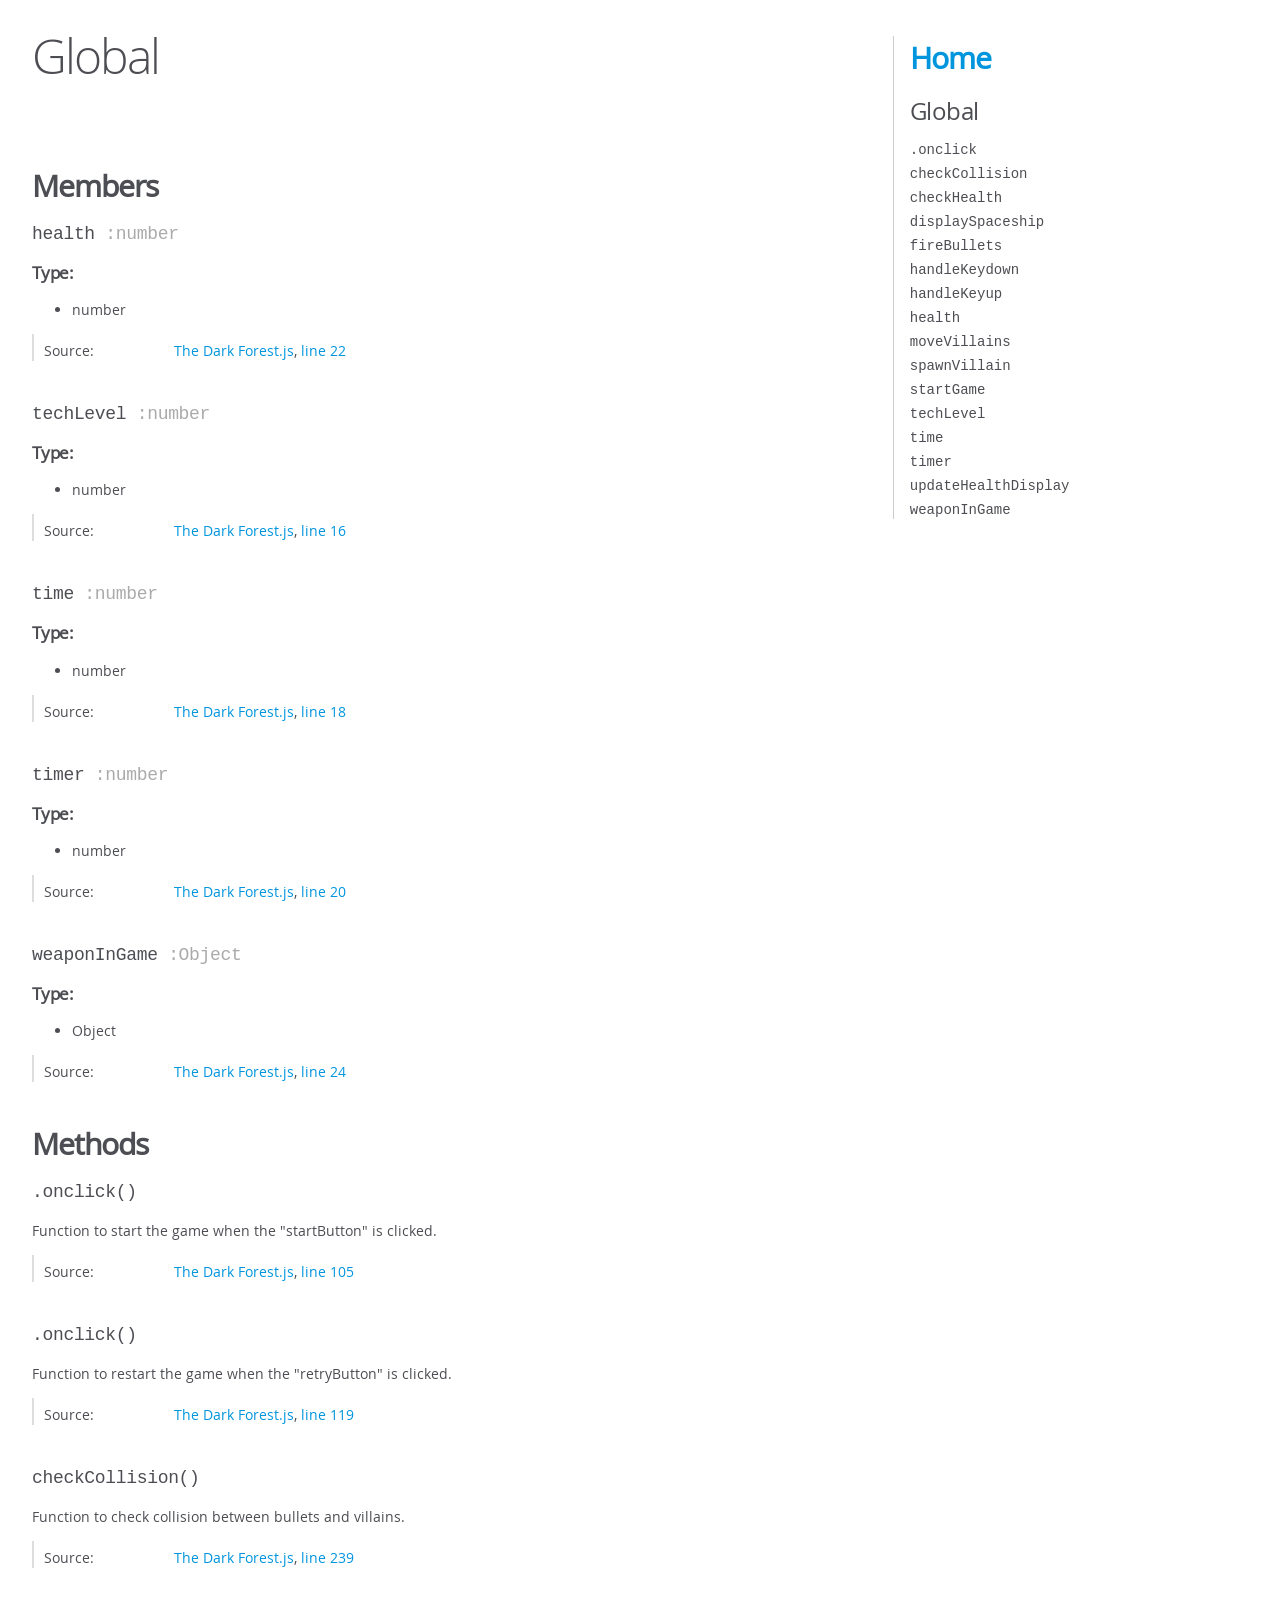
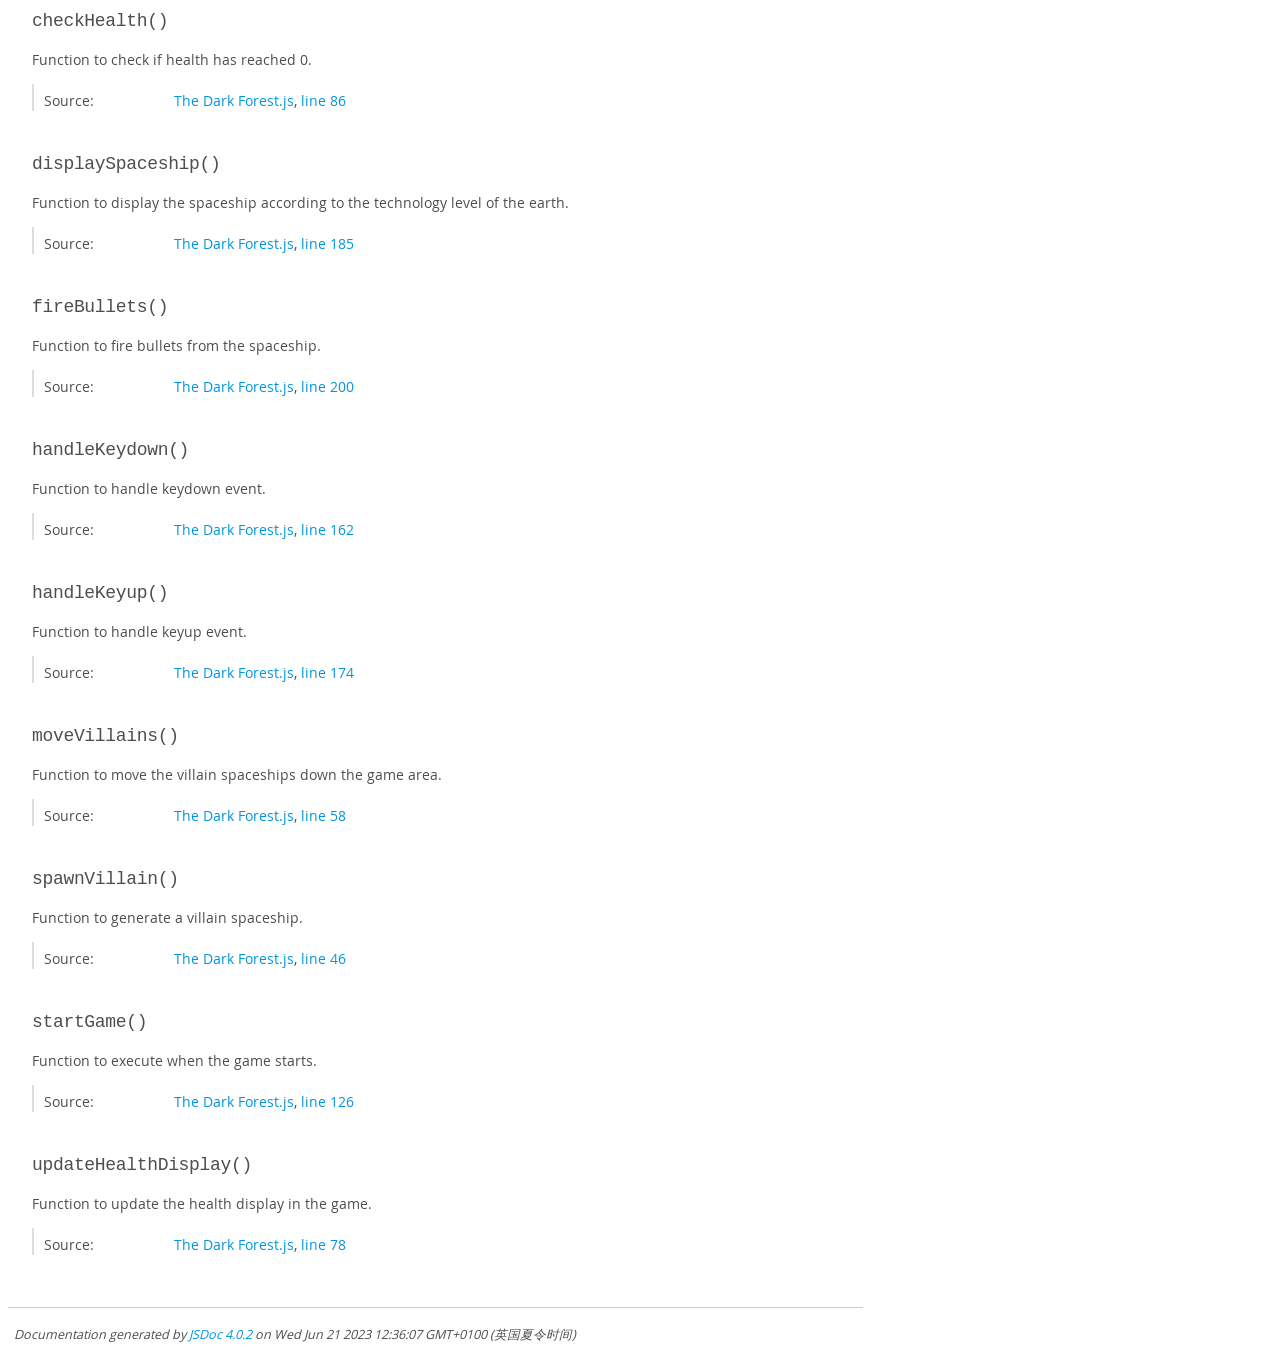
<file: out/global.html>
<!DOCTYPE html>
<html lang="en">
<head>
    <meta charset="utf-8">
    <title>JSDoc: Global</title>

    <script src="scripts/prettify/prettify.js"> </script>
    <script src="scripts/prettify/lang-css.js"> </script>
    <!--[if lt IE 9]>
      <script src="//html5shiv.googlecode.com/svn/trunk/html5.js"></script>
    <![endif]-->
    <link type="text/css" rel="stylesheet" href="styles/prettify-tomorrow.css">
    <link type="text/css" rel="stylesheet" href="styles/jsdoc-default.css">
</head>

<body>

<div id="main">

    <h1 class="page-title">Global</h1>

    




<section>

<header>
    
        <h2></h2>
        
    
</header>

<article>
    <div class="container-overview">
    
        

        


<dl class="details">

    

    

    

    

    

    

    

    

    

    

    

    

    

    

    

    
</dl>


        
    
    </div>

    

    

    

    

    

    

    
        <h3 class="subsection-title">Members</h3>

        
            
<h4 class="name" id="health"><span class="type-signature"></span>health<span class="type-signature"> :number</span></h4>






    <h5>Type:</h5>
    <ul>
        <li>
            
<span class="param-type">number</span>


        </li>
    </ul>





<dl class="details">

    

    

    

    

    

    

    

    

    

    

    

    

    
    <dt class="tag-source">Source:</dt>
    <dd class="tag-source"><ul class="dummy"><li>
        <a href="The%20Dark%20Forest.js.html">The Dark Forest.js</a>, <a href="The%20Dark%20Forest.js.html#line22">line 22</a>
    </li></ul></dd>
    

    

    

    
</dl>






        
            
<h4 class="name" id="techLevel"><span class="type-signature"></span>techLevel<span class="type-signature"> :number</span></h4>






    <h5>Type:</h5>
    <ul>
        <li>
            
<span class="param-type">number</span>


        </li>
    </ul>





<dl class="details">

    

    

    

    

    

    

    

    

    

    

    

    

    
    <dt class="tag-source">Source:</dt>
    <dd class="tag-source"><ul class="dummy"><li>
        <a href="The%20Dark%20Forest.js.html">The Dark Forest.js</a>, <a href="The%20Dark%20Forest.js.html#line16">line 16</a>
    </li></ul></dd>
    

    

    

    
</dl>






        
            
<h4 class="name" id="time"><span class="type-signature"></span>time<span class="type-signature"> :number</span></h4>






    <h5>Type:</h5>
    <ul>
        <li>
            
<span class="param-type">number</span>


        </li>
    </ul>





<dl class="details">

    

    

    

    

    

    

    

    

    

    

    

    

    
    <dt class="tag-source">Source:</dt>
    <dd class="tag-source"><ul class="dummy"><li>
        <a href="The%20Dark%20Forest.js.html">The Dark Forest.js</a>, <a href="The%20Dark%20Forest.js.html#line18">line 18</a>
    </li></ul></dd>
    

    

    

    
</dl>






        
            
<h4 class="name" id="timer"><span class="type-signature"></span>timer<span class="type-signature"> :number</span></h4>






    <h5>Type:</h5>
    <ul>
        <li>
            
<span class="param-type">number</span>


        </li>
    </ul>





<dl class="details">

    

    

    

    

    

    

    

    

    

    

    

    

    
    <dt class="tag-source">Source:</dt>
    <dd class="tag-source"><ul class="dummy"><li>
        <a href="The%20Dark%20Forest.js.html">The Dark Forest.js</a>, <a href="The%20Dark%20Forest.js.html#line20">line 20</a>
    </li></ul></dd>
    

    

    

    
</dl>






        
            
<h4 class="name" id="weaponInGame"><span class="type-signature"></span>weaponInGame<span class="type-signature"> :Object</span></h4>






    <h5>Type:</h5>
    <ul>
        <li>
            
<span class="param-type">Object</span>


        </li>
    </ul>





<dl class="details">

    

    

    

    

    

    

    

    

    

    

    

    

    
    <dt class="tag-source">Source:</dt>
    <dd class="tag-source"><ul class="dummy"><li>
        <a href="The%20Dark%20Forest.js.html">The Dark Forest.js</a>, <a href="The%20Dark%20Forest.js.html#line24">line 24</a>
    </li></ul></dd>
    

    

    

    
</dl>






        
    

    
        <h3 class="subsection-title">Methods</h3>

        
            

    

    
    <h4 class="name" id=".onclick"><span class="type-signature"></span>.onclick<span class="signature">()</span><span class="type-signature"></span></h4>
    

    



<div class="description">
    Function to start the game when the "startButton" is clicked.
</div>













<dl class="details">

    

    

    

    

    

    

    

    

    

    

    

    

    
    <dt class="tag-source">Source:</dt>
    <dd class="tag-source"><ul class="dummy"><li>
        <a href="The%20Dark%20Forest.js.html">The Dark Forest.js</a>, <a href="The%20Dark%20Forest.js.html#line105">line 105</a>
    </li></ul></dd>
    

    

    

    
</dl>




















        
            

    

    
    <h4 class="name" id=".onclick"><span class="type-signature"></span>.onclick<span class="signature">()</span><span class="type-signature"></span></h4>
    

    



<div class="description">
    Function to restart the game when the "retryButton" is clicked.
</div>













<dl class="details">

    

    

    

    

    

    

    

    

    

    

    

    

    
    <dt class="tag-source">Source:</dt>
    <dd class="tag-source"><ul class="dummy"><li>
        <a href="The%20Dark%20Forest.js.html">The Dark Forest.js</a>, <a href="The%20Dark%20Forest.js.html#line119">line 119</a>
    </li></ul></dd>
    

    

    

    
</dl>




















        
            

    

    
    <h4 class="name" id="checkCollision"><span class="type-signature"></span>checkCollision<span class="signature">()</span><span class="type-signature"></span></h4>
    

    



<div class="description">
    Function to check collision between bullets and villains.
</div>













<dl class="details">

    

    

    

    

    

    

    

    

    

    

    

    

    
    <dt class="tag-source">Source:</dt>
    <dd class="tag-source"><ul class="dummy"><li>
        <a href="The%20Dark%20Forest.js.html">The Dark Forest.js</a>, <a href="The%20Dark%20Forest.js.html#line239">line 239</a>
    </li></ul></dd>
    

    

    

    
</dl>




















        
            

    

    
    <h4 class="name" id="checkHealth"><span class="type-signature"></span>checkHealth<span class="signature">()</span><span class="type-signature"></span></h4>
    

    



<div class="description">
    Function to check if health has reached 0.
</div>













<dl class="details">

    

    

    

    

    

    

    

    

    

    

    

    

    
    <dt class="tag-source">Source:</dt>
    <dd class="tag-source"><ul class="dummy"><li>
        <a href="The%20Dark%20Forest.js.html">The Dark Forest.js</a>, <a href="The%20Dark%20Forest.js.html#line86">line 86</a>
    </li></ul></dd>
    

    

    

    
</dl>




















        
            

    

    
    <h4 class="name" id="displaySpaceship"><span class="type-signature"></span>displaySpaceship<span class="signature">()</span><span class="type-signature"></span></h4>
    

    



<div class="description">
    Function to display the spaceship according to the technology level of the earth.
</div>













<dl class="details">

    

    

    

    

    

    

    

    

    

    

    

    

    
    <dt class="tag-source">Source:</dt>
    <dd class="tag-source"><ul class="dummy"><li>
        <a href="The%20Dark%20Forest.js.html">The Dark Forest.js</a>, <a href="The%20Dark%20Forest.js.html#line185">line 185</a>
    </li></ul></dd>
    

    

    

    
</dl>




















        
            

    

    
    <h4 class="name" id="fireBullets"><span class="type-signature"></span>fireBullets<span class="signature">()</span><span class="type-signature"></span></h4>
    

    



<div class="description">
    Function to fire bullets from the spaceship.
</div>













<dl class="details">

    

    

    

    

    

    

    

    

    

    

    

    

    
    <dt class="tag-source">Source:</dt>
    <dd class="tag-source"><ul class="dummy"><li>
        <a href="The%20Dark%20Forest.js.html">The Dark Forest.js</a>, <a href="The%20Dark%20Forest.js.html#line200">line 200</a>
    </li></ul></dd>
    

    

    

    
</dl>




















        
            

    

    
    <h4 class="name" id="handleKeydown"><span class="type-signature"></span>handleKeydown<span class="signature">()</span><span class="type-signature"></span></h4>
    

    



<div class="description">
    Function to handle keydown event.
</div>













<dl class="details">

    

    

    

    

    

    

    

    

    

    

    

    

    
    <dt class="tag-source">Source:</dt>
    <dd class="tag-source"><ul class="dummy"><li>
        <a href="The%20Dark%20Forest.js.html">The Dark Forest.js</a>, <a href="The%20Dark%20Forest.js.html#line162">line 162</a>
    </li></ul></dd>
    

    

    

    
</dl>




















        
            

    

    
    <h4 class="name" id="handleKeyup"><span class="type-signature"></span>handleKeyup<span class="signature">()</span><span class="type-signature"></span></h4>
    

    



<div class="description">
    Function to handle keyup event.
</div>













<dl class="details">

    

    

    

    

    

    

    

    

    

    

    

    

    
    <dt class="tag-source">Source:</dt>
    <dd class="tag-source"><ul class="dummy"><li>
        <a href="The%20Dark%20Forest.js.html">The Dark Forest.js</a>, <a href="The%20Dark%20Forest.js.html#line174">line 174</a>
    </li></ul></dd>
    

    

    

    
</dl>




















        
            

    

    
    <h4 class="name" id="moveVillains"><span class="type-signature"></span>moveVillains<span class="signature">()</span><span class="type-signature"></span></h4>
    

    



<div class="description">
    Function to move the villain spaceships down the game area.
</div>













<dl class="details">

    

    

    

    

    

    

    

    

    

    

    

    

    
    <dt class="tag-source">Source:</dt>
    <dd class="tag-source"><ul class="dummy"><li>
        <a href="The%20Dark%20Forest.js.html">The Dark Forest.js</a>, <a href="The%20Dark%20Forest.js.html#line58">line 58</a>
    </li></ul></dd>
    

    

    

    
</dl>




















        
            

    

    
    <h4 class="name" id="spawnVillain"><span class="type-signature"></span>spawnVillain<span class="signature">()</span><span class="type-signature"></span></h4>
    

    



<div class="description">
    Function to generate a villain spaceship.
</div>













<dl class="details">

    

    

    

    

    

    

    

    

    

    

    

    

    
    <dt class="tag-source">Source:</dt>
    <dd class="tag-source"><ul class="dummy"><li>
        <a href="The%20Dark%20Forest.js.html">The Dark Forest.js</a>, <a href="The%20Dark%20Forest.js.html#line46">line 46</a>
    </li></ul></dd>
    

    

    

    
</dl>




















        
            

    

    
    <h4 class="name" id="startGame"><span class="type-signature"></span>startGame<span class="signature">()</span><span class="type-signature"></span></h4>
    

    



<div class="description">
    Function to execute when the game starts.
</div>













<dl class="details">

    

    

    

    

    

    

    

    

    

    

    

    

    
    <dt class="tag-source">Source:</dt>
    <dd class="tag-source"><ul class="dummy"><li>
        <a href="The%20Dark%20Forest.js.html">The Dark Forest.js</a>, <a href="The%20Dark%20Forest.js.html#line126">line 126</a>
    </li></ul></dd>
    

    

    

    
</dl>




















        
            

    

    
    <h4 class="name" id="updateHealthDisplay"><span class="type-signature"></span>updateHealthDisplay<span class="signature">()</span><span class="type-signature"></span></h4>
    

    



<div class="description">
    Function to update the health display in the game.
</div>













<dl class="details">

    

    

    

    

    

    

    

    

    

    

    

    

    
    <dt class="tag-source">Source:</dt>
    <dd class="tag-source"><ul class="dummy"><li>
        <a href="The%20Dark%20Forest.js.html">The Dark Forest.js</a>, <a href="The%20Dark%20Forest.js.html#line78">line 78</a>
    </li></ul></dd>
    

    

    

    
</dl>




















        
    

    

    
</article>

</section>




</div>

<nav>
    <h2><a href="index.html">Home</a></h2><h3>Global</h3><ul><li><a href="global.html#.onclick">.onclick</a></li><li><a href="global.html#checkCollision">checkCollision</a></li><li><a href="global.html#checkHealth">checkHealth</a></li><li><a href="global.html#displaySpaceship">displaySpaceship</a></li><li><a href="global.html#fireBullets">fireBullets</a></li><li><a href="global.html#handleKeydown">handleKeydown</a></li><li><a href="global.html#handleKeyup">handleKeyup</a></li><li><a href="global.html#health">health</a></li><li><a href="global.html#moveVillains">moveVillains</a></li><li><a href="global.html#spawnVillain">spawnVillain</a></li><li><a href="global.html#startGame">startGame</a></li><li><a href="global.html#techLevel">techLevel</a></li><li><a href="global.html#time">time</a></li><li><a href="global.html#timer">timer</a></li><li><a href="global.html#updateHealthDisplay">updateHealthDisplay</a></li><li><a href="global.html#weaponInGame">weaponInGame</a></li></ul>
</nav>

<br class="clear">

<footer>
    Documentation generated by <a href="https://github.com/jsdoc/jsdoc">JSDoc 4.0.2</a> on Wed Jun 21 2023 12:36:07 GMT+0100 (英国夏令时间)
</footer>

<script> prettyPrint(); </script>
<script src="scripts/linenumber.js"> </script>
</body>
</html>
</file>
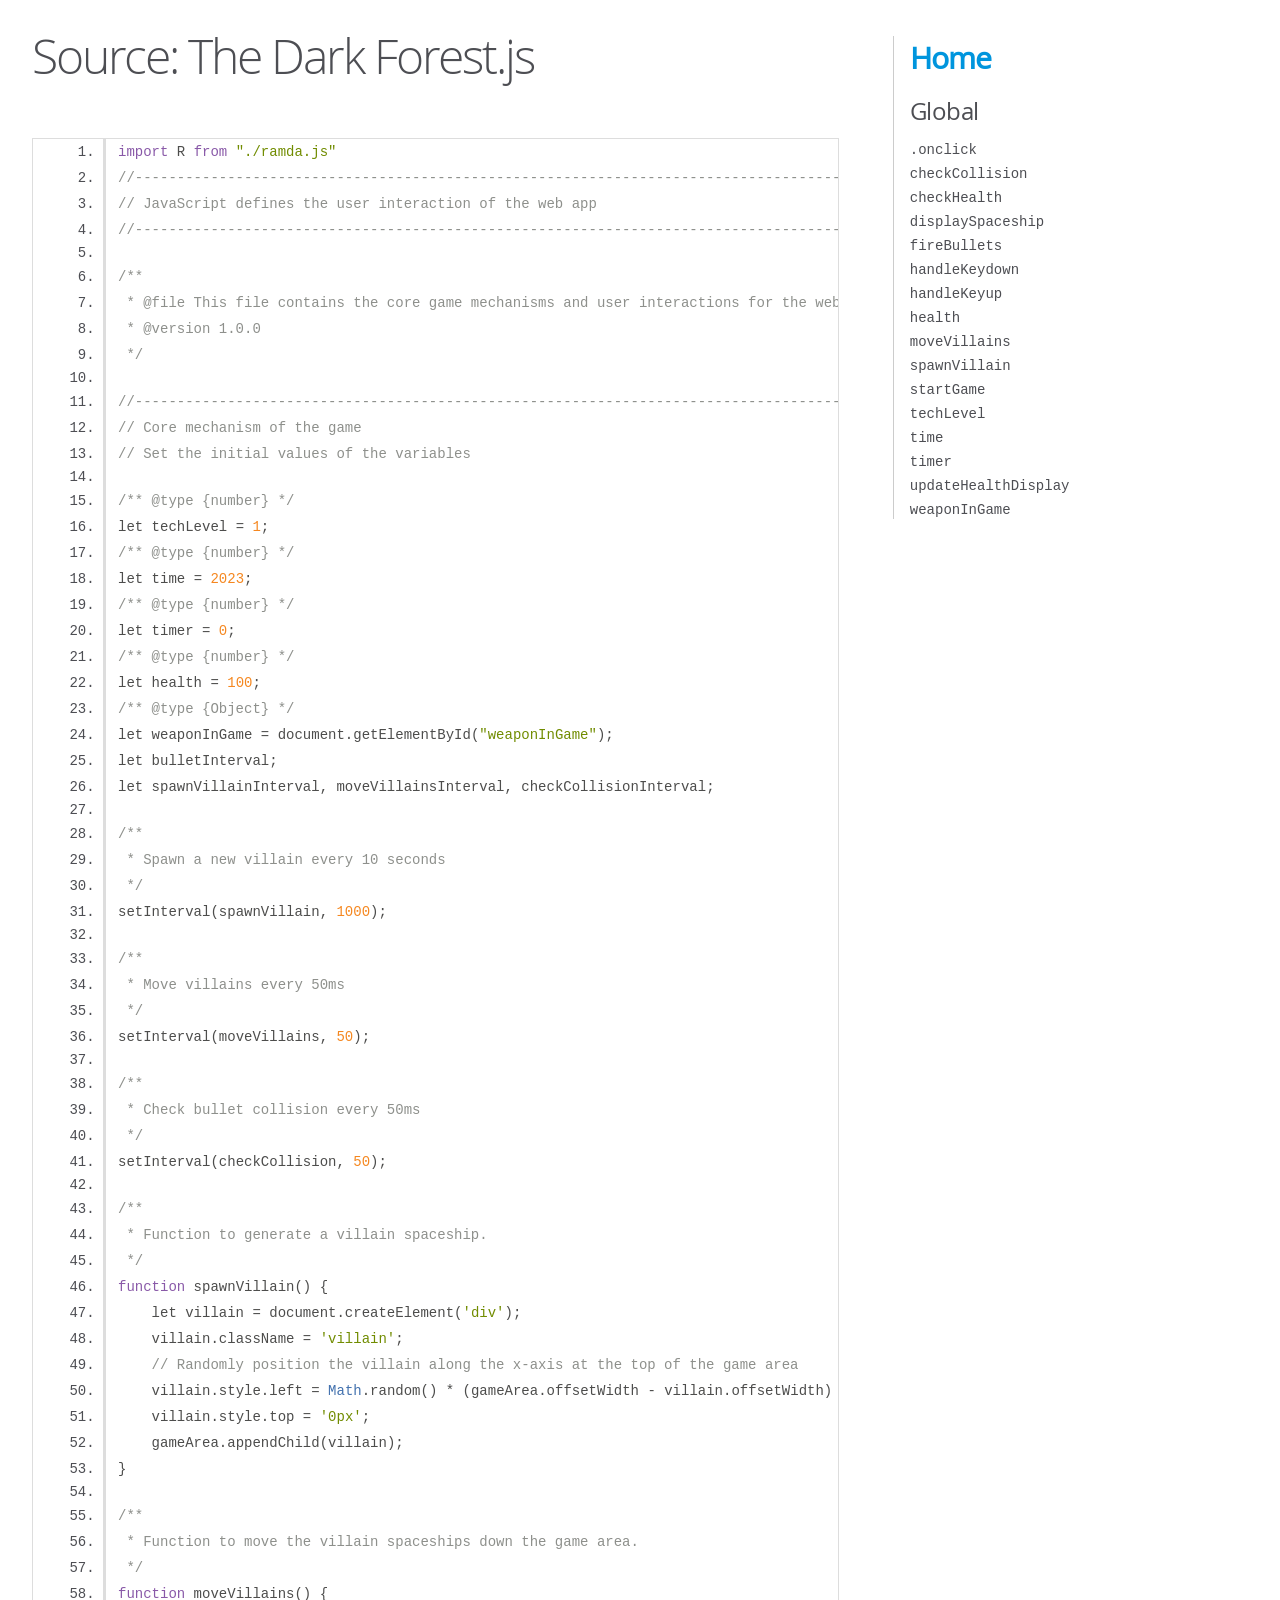
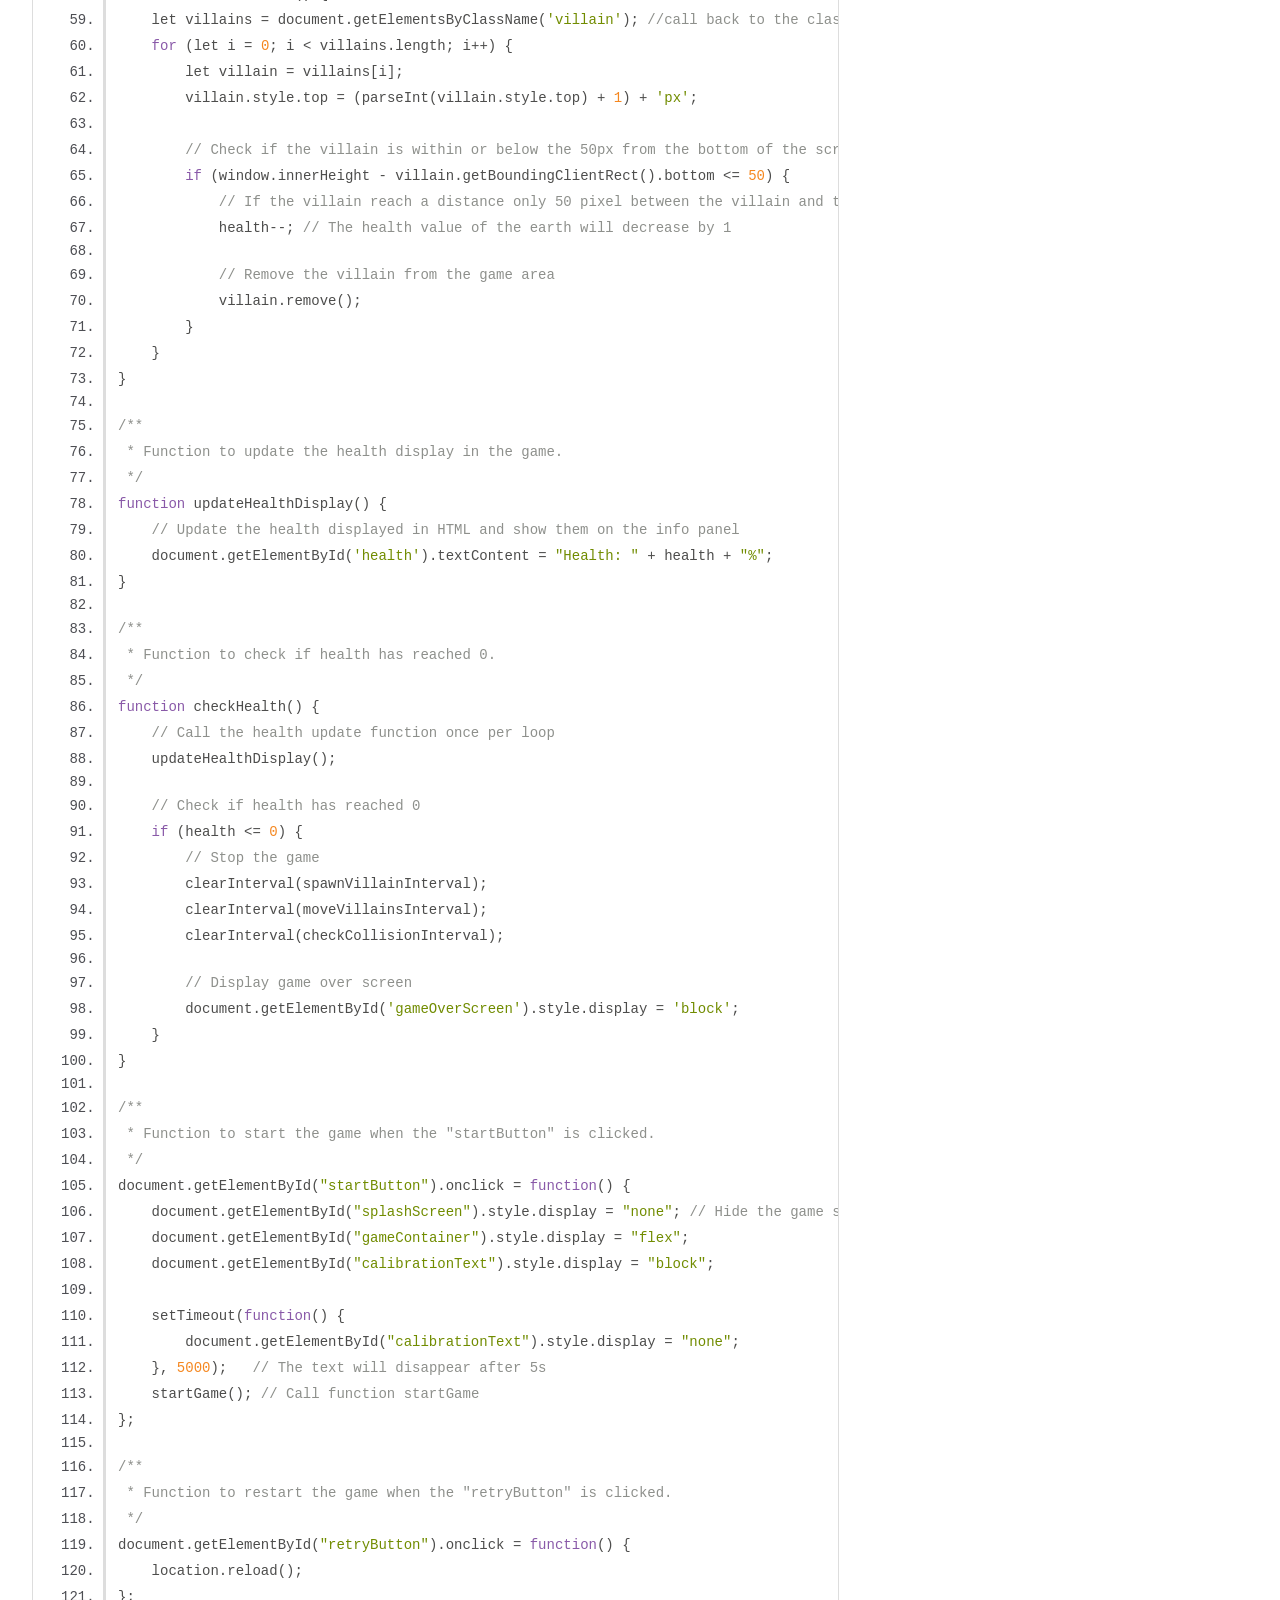
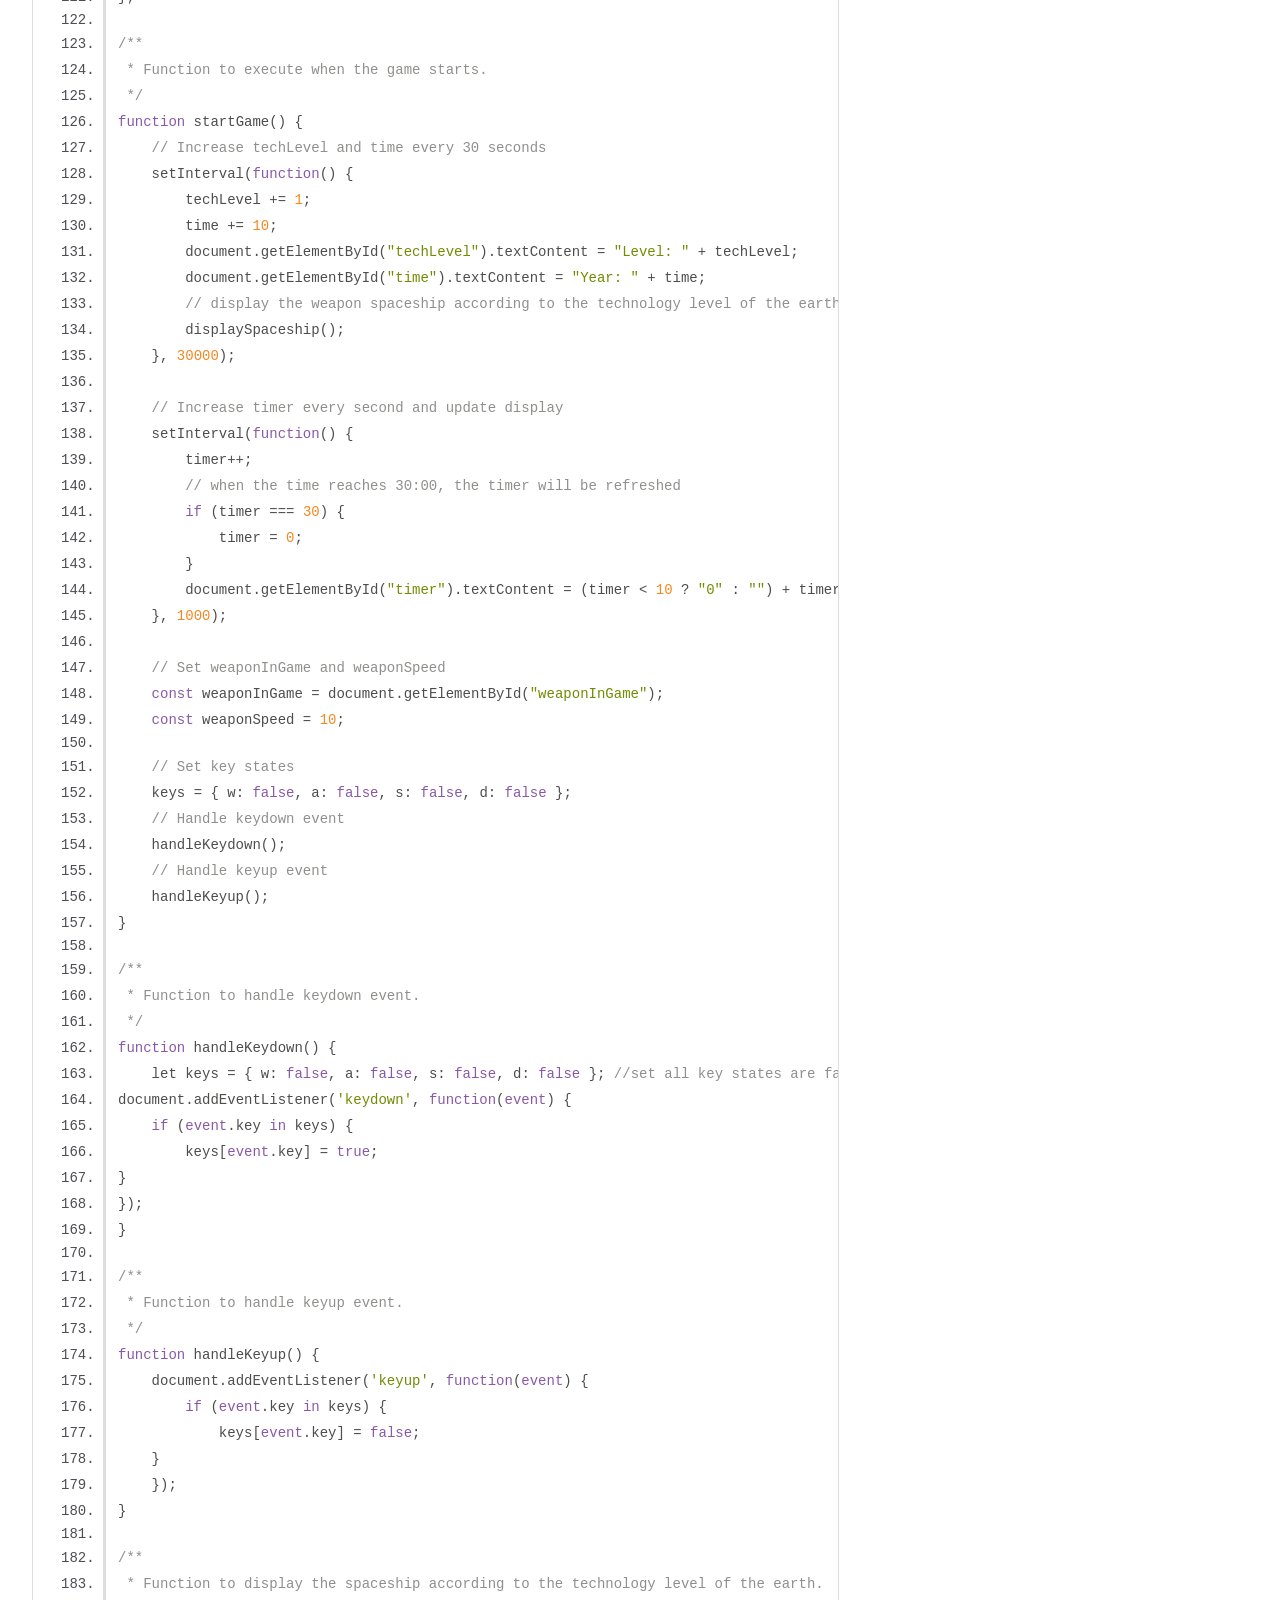
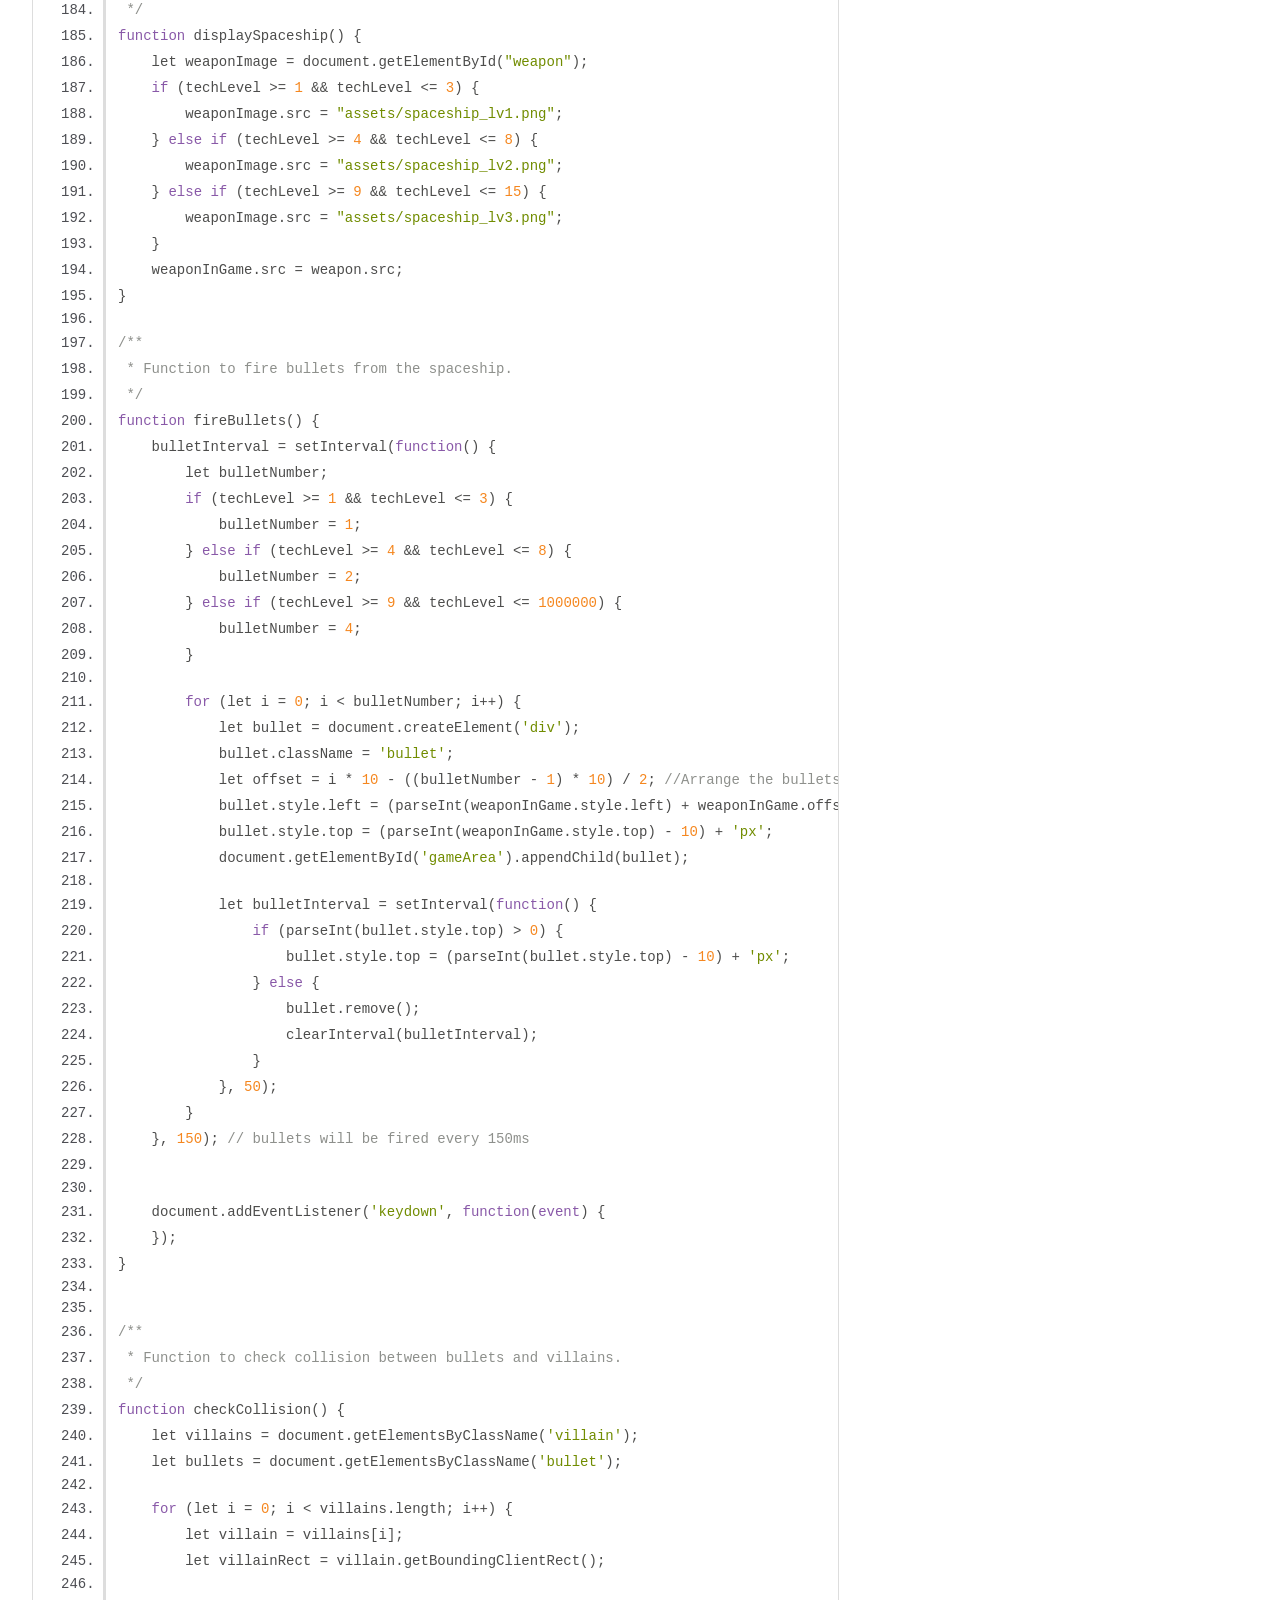
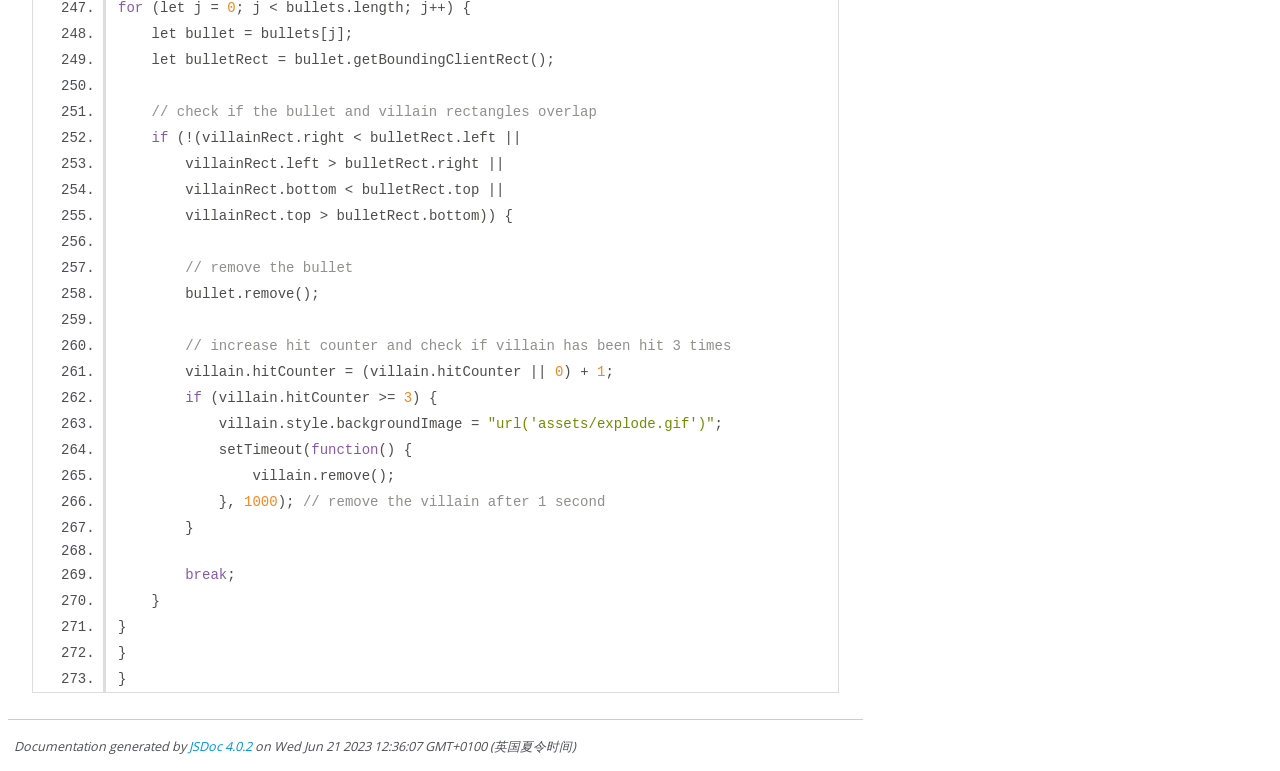
<file: out/The Dark Forest.js.html>
<!DOCTYPE html>
<html lang="en">
<head>
    <meta charset="utf-8">
    <title>JSDoc: Source: The Dark Forest.js</title>

    <script src="scripts/prettify/prettify.js"> </script>
    <script src="scripts/prettify/lang-css.js"> </script>
    <!--[if lt IE 9]>
      <script src="//html5shiv.googlecode.com/svn/trunk/html5.js"></script>
    <![endif]-->
    <link type="text/css" rel="stylesheet" href="styles/prettify-tomorrow.css">
    <link type="text/css" rel="stylesheet" href="styles/jsdoc-default.css">
</head>

<body>

<div id="main">

    <h1 class="page-title">Source: The Dark Forest.js</h1>

    



    
    <section>
        <article>
            <pre class="prettyprint source linenums"><code>import R from "./ramda.js"
//-----------------------------------------------------------------------------------------------------
// JavaScript defines the user interaction of the web app
//-----------------------------------------------------------------------------------------------------

/**
 * @file This file contains the core game mechanisms and user interactions for the web app.
 * @version 1.0.0
 */

//------------------------------------------------------------------------------------------------------
// Core mechanism of the game
// Set the initial values of the variables

/** @type {number} */
let techLevel = 1;
/** @type {number} */
let time = 2023;
/** @type {number} */
let timer = 0;
/** @type {number} */
let health = 100;
/** @type {Object} */
let weaponInGame = document.getElementById("weaponInGame");
let bulletInterval;
let spawnVillainInterval, moveVillainsInterval, checkCollisionInterval;

/**
 * Spawn a new villain every 10 seconds
 */
setInterval(spawnVillain, 1000);

/**
 * Move villains every 50ms
 */
setInterval(moveVillains, 50);

/**
 * Check bullet collision every 50ms
 */
setInterval(checkCollision, 50);

/**
 * Function to generate a villain spaceship.
 */
function spawnVillain() {
    let villain = document.createElement('div');
    villain.className = 'villain';
    // Randomly position the villain along the x-axis at the top of the game area
    villain.style.left = Math.random() * (gameArea.offsetWidth - villain.offsetWidth) + 'px';
    villain.style.top = '0px';
    gameArea.appendChild(villain);
}

/**
 * Function to move the villain spaceships down the game area.
 */
function moveVillains() {
    let villains = document.getElementsByClassName('villain'); //call back to the class I defined previously
    for (let i = 0; i &lt; villains.length; i++) {
        let villain = villains[i];
        villain.style.top = (parseInt(villain.style.top) + 1) + 'px';
        
        // Check if the villain is within or below the 50px from the bottom of the screen
        if (window.innerHeight - villain.getBoundingClientRect().bottom &lt;= 50) {
            // If the villain reach a distance only 50 pixel between the villain and the bottom of the screen
            health--; // The health value of the earth will decrease by 1

            // Remove the villain from the game area
            villain.remove();
        }
    }
}

/**
 * Function to update the health display in the game.
 */
function updateHealthDisplay() {
    // Update the health displayed in HTML and show them on the info panel
    document.getElementById('health').textContent = "Health: " + health + "%";
}

/**
 * Function to check if health has reached 0.
 */
function checkHealth() {
    // Call the health update function once per loop
    updateHealthDisplay();

    // Check if health has reached 0
    if (health &lt;= 0) {
        // Stop the game
        clearInterval(spawnVillainInterval);
        clearInterval(moveVillainsInterval);
        clearInterval(checkCollisionInterval);

        // Display game over screen
        document.getElementById('gameOverScreen').style.display = 'block';
    }
}

/**
 * Function to start the game when the "startButton" is clicked.
 */
document.getElementById("startButton").onclick = function() {       
    document.getElementById("splashScreen").style.display = "none"; // Hide the game starting page
    document.getElementById("gameContainer").style.display = "flex";
    document.getElementById("calibrationText").style.display = "block";
    
    setTimeout(function() {
        document.getElementById("calibrationText").style.display = "none";
    }, 5000);   // The text will disappear after 5s
    startGame(); // Call function startGame
};

/**
 * Function to restart the game when the "retryButton" is clicked.
 */
document.getElementById("retryButton").onclick = function() {
    location.reload();
};

/**
 * Function to execute when the game starts.
 */
function startGame() {
    // Increase techLevel and time every 30 seconds
    setInterval(function() {
        techLevel += 1;
        time += 10;
        document.getElementById("techLevel").textContent = "Level: " + techLevel;
        document.getElementById("time").textContent = "Year: " + time;
        // display the weapon spaceship according to the technology level of the earth
        displaySpaceship();
    }, 30000);
    
    // Increase timer every second and update display
    setInterval(function() {
        timer++;
        // when the time reaches 30:00, the timer will be refreshed
        if (timer === 30) {
            timer = 0;
        }
        document.getElementById("timer").textContent = (timer &lt; 10 ? "0" : "") + timer + ":00";
    }, 1000);
    
    // Set weaponInGame and weaponSpeed
    const weaponInGame = document.getElementById("weaponInGame");
    const weaponSpeed = 10;

    // Set key states
    keys = { w: false, a: false, s: false, d: false };
    // Handle keydown event
    handleKeydown();
    // Handle keyup event
    handleKeyup();
}

/**
 * Function to handle keydown event.
 */
function handleKeydown() {
    let keys = { w: false, a: false, s: false, d: false }; //set all key states are false at the very beginning
document.addEventListener('keydown', function(event) {
    if (event.key in keys) {
        keys[event.key] = true;
}
});
}

/**
 * Function to handle keyup event.
 */
function handleKeyup() {
    document.addEventListener('keyup', function(event) {
        if (event.key in keys) {
            keys[event.key] = false;
    }
    });
}

/**
 * Function to display the spaceship according to the technology level of the earth.
 */
function displaySpaceship() {
    let weaponImage = document.getElementById("weapon");
    if (techLevel >= 1 &amp;&amp; techLevel &lt;= 3) {
        weaponImage.src = "assets/spaceship_lv1.png";
    } else if (techLevel >= 4 &amp;&amp; techLevel &lt;= 8) {
        weaponImage.src = "assets/spaceship_lv2.png";
    } else if (techLevel >= 9 &amp;&amp; techLevel &lt;= 15) {
        weaponImage.src = "assets/spaceship_lv3.png";
    }
    weaponInGame.src = weapon.src;
}

/**
 * Function to fire bullets from the spaceship.
 */
function fireBullets() {
    bulletInterval = setInterval(function() {
        let bulletNumber;
        if (techLevel >= 1 &amp;&amp; techLevel &lt;= 3) {
            bulletNumber = 1;
        } else if (techLevel >= 4 &amp;&amp; techLevel &lt;= 8) {
            bulletNumber = 2;
        } else if (techLevel >= 9 &amp;&amp; techLevel &lt;= 1000000) {
            bulletNumber = 4;
        }

        for (let i = 0; i &lt; bulletNumber; i++) {
            let bullet = document.createElement('div');
            bullet.className = 'bullet';
            let offset = i * 10 - ((bulletNumber - 1) * 10) / 2; //Arrange the bullets in different trajectories
            bullet.style.left = (parseInt(weaponInGame.style.left) + weaponInGame.offsetWidth / 2 + offset) + 'px';
            bullet.style.top = (parseInt(weaponInGame.style.top) - 10) + 'px';
            document.getElementById('gameArea').appendChild(bullet);

            let bulletInterval = setInterval(function() {
                if (parseInt(bullet.style.top) > 0) {
                    bullet.style.top = (parseInt(bullet.style.top) - 10) + 'px';
                } else {
                    bullet.remove();
                    clearInterval(bulletInterval);
                }
            }, 50);
        }
    }, 150); // bullets will be fired every 150ms
    

    document.addEventListener('keydown', function(event) {
    });
}


/**
 * Function to check collision between bullets and villains.
 */
function checkCollision() {
    let villains = document.getElementsByClassName('villain');
    let bullets = document.getElementsByClassName('bullet');

    for (let i = 0; i &lt; villains.length; i++) {
        let villain = villains[i];
        let villainRect = villain.getBoundingClientRect();

for (let j = 0; j &lt; bullets.length; j++) {
    let bullet = bullets[j];
    let bulletRect = bullet.getBoundingClientRect();
    
    // check if the bullet and villain rectangles overlap
    if (!(villainRect.right &lt; bulletRect.left || 
        villainRect.left > bulletRect.right || 
        villainRect.bottom &lt; bulletRect.top || 
        villainRect.top > bulletRect.bottom)) {
        
        // remove the bullet
        bullet.remove();
        
        // increase hit counter and check if villain has been hit 3 times
        villain.hitCounter = (villain.hitCounter || 0) + 1;
        if (villain.hitCounter >= 3) {
            villain.style.backgroundImage = "url('assets/explode.gif')";
            setTimeout(function() {
                villain.remove();
            }, 1000); // remove the villain after 1 second
        }

        break;
    }
}
}
}
</code></pre>
        </article>
    </section>




</div>

<nav>
    <h2><a href="index.html">Home</a></h2><h3>Global</h3><ul><li><a href="global.html#.onclick">.onclick</a></li><li><a href="global.html#checkCollision">checkCollision</a></li><li><a href="global.html#checkHealth">checkHealth</a></li><li><a href="global.html#displaySpaceship">displaySpaceship</a></li><li><a href="global.html#fireBullets">fireBullets</a></li><li><a href="global.html#handleKeydown">handleKeydown</a></li><li><a href="global.html#handleKeyup">handleKeyup</a></li><li><a href="global.html#health">health</a></li><li><a href="global.html#moveVillains">moveVillains</a></li><li><a href="global.html#spawnVillain">spawnVillain</a></li><li><a href="global.html#startGame">startGame</a></li><li><a href="global.html#techLevel">techLevel</a></li><li><a href="global.html#time">time</a></li><li><a href="global.html#timer">timer</a></li><li><a href="global.html#updateHealthDisplay">updateHealthDisplay</a></li><li><a href="global.html#weaponInGame">weaponInGame</a></li></ul>
</nav>

<br class="clear">

<footer>
    Documentation generated by <a href="https://github.com/jsdoc/jsdoc">JSDoc 4.0.2</a> on Wed Jun 21 2023 12:36:07 GMT+0100 (英国夏令时间)
</footer>

<script> prettyPrint(); </script>
<script src="scripts/linenumber.js"> </script>
</body>
</html>
</file>
<file: docs/styles/prettify.css>
.pln {
  color: #ddd;
}

/* string content */
.str {
  color: #61ce3c;
}

/* a keyword */
.kwd {
  color: #fbde2d;
}

/* a comment */
.com {
  color: #aeaeae;
}

/* a type name */
.typ {
  color: #8da6ce;
}

/* a literal value */
.lit {
  color: #fbde2d;
}

/* punctuation */
.pun {
  color: #ddd;
}

/* lisp open bracket */
.opn {
  color: #000000;
}

/* lisp close bracket */
.clo {
  color: #000000;
}

/* a markup tag name */
.tag {
  color: #8da6ce;
}

/* a markup attribute name */
.atn {
  color: #fbde2d;
}

/* a markup attribute value */
.atv {
  color: #ddd;
}

/* a declaration */
.dec {
  color: #EF5050;
}

/* a variable name */
.var {
  color: #c82829;
}

/* a function name */
.fun {
  color: #4271ae;
}

/* Specify class=linenums on a pre to get line numbering */
ol.linenums {
  margin-top: 0;
  margin-bottom: 0;
}
</file>
<file: docs/styles/jsdoc.css>
* {
  box-sizing: border-box
}

html, body {
  height: 100%;
  width: 100%;
}

body {
  color: #4d4e53;
  background-color: white;
  margin: 0 auto;
  padding: 0 20px;
  font-family: 'Helvetica Neue', Helvetica, sans-serif;
  font-size: 16px;
}

img {
  max-width: 100%;
}

a,
a:active {
  color: #606;
  text-decoration: none;
}

a:hover {
  text-decoration: none;
}

article a {
  border-bottom: 1px solid #ddd;
}

article a:hover, article a:active {
  border-bottom-color: #222;
}

article .description a {
    word-break: break-word;
}

p, ul, ol, blockquote {
  margin-bottom: 1em;
  line-height: 160%;
}

h1, h2, h3, h4, h5, h6 {
  font-family: 'Montserrat', sans-serif;
}

h1, h2, h3, h4, h5, h6 {
  color: #000;
  font-weight: 400;
  margin: 0;
}

h1 {
  font-weight: 300;
  font-size: 48px;
  margin: 1em 0 .5em;
}

h1.page-title {
  font-size: 48px;
  margin: 1em 30px;
  line-height: 100%;
  word-wrap: break-word;
}

h2 {
  font-size: 24px;
  margin: 1.5em 0 .3em;
}

h3 {
  font-size: 24px;
  margin: 1.2em 0 .3em;
}

h4 {
  font-size: 18px;
  margin: 1em 0 .2em;
  color: #4d4e53;
}

h4.name {
  color: #fff;
  background: #6d426d;
  box-shadow: 0 .25em .5em #d3d3d3;
  border-top: 1px solid #d3d3d3;
  border-bottom: 1px solid #d3d3d3;
  margin: 1.5em 0 0.5em;
  padding: .75em 0 .75em 10px;
}

h4.name a {
  color: #fc83ff;
}

h4.name a:hover {
  border-bottom-color: #fc83ff;
}

h5, .container-overview .subsection-title {
  font-size: 120%;
  letter-spacing: -0.01em;
  margin: 8px 0 3px 0;
}

h6 {
  font-size: 100%;
  letter-spacing: -0.01em;
  margin: 6px 0 3px 0;
  font-style: italic;
}

.usertext h1 {
  font-family: "Source Sans Pro";
  font-size: 24px;
  margin: 2.5em 0 1em;
  font-weight: 400;
}

.usertext h2 {
  font-family: "Source Sans Pro";
  font-size: 18px;
  margin: 2em 0 0.5em;
  font-weight: 400;

}

.usertext h3 {
  font-family: "Source Sans Pro";
  font-size: 15px;
  margin: 1.5em 0 0;
  font-weight: 400;
}

.usertext h4 {
  font-family: "Source Sans Pro";
  font-size: 14px;
  margin: 0 0 0;
  font-weight: 400;
}

.usertext h5 {
  font-size: 12px;
  margin: 1em 0 0;
  font-weight: normal;
  color: #666;
}

.usertext h6 {
  font-size: 11px;
  margin: 1em 0 0;
  font-weight: normal;
  font-style: normal;
  color: #666;
}


tt, code, kbd, samp {
  font-family: Consolas, Monaco, 'Andale Mono', monospace;
  background: #f4f4f4;
  padding: 1px 5px;
}

.class-description {
  font-size: 130%;
  line-height: 140%;
  margin-bottom: 1em;
  margin-top: 1em;
}

.class-description:empty {
  margin: 0
}

#main {
  float: right;
  width: calc(100% - 240px);
}

header {
  display: block
}

section {
  display: block;
  background-color: #fff;
  padding: 0 0 0 30px;
}

.variation {
  display: none
}

.signature-attributes {
  font-size: 60%;
  color: #eee;
  font-style: italic;
  font-weight: lighter;
}

nav {
  float: left;
  display: block;
  width: 250px;
  background: #fff;
  overflow: auto;
  position: fixed;
  height: 100%;
}

nav #nav-search{
    width: 210px;
    height: 30px;
    padding: 5px 10px;
    font-size: 12px;
    line-height: 1.5;
    border-radius: 3px;
    margin-right: 20px;
    margin-top: 20px;
}

nav.wrap a{
    word-wrap: break-word;
}

nav h3 {
  margin-top: 12px;
  font-size: 13px;
  text-transform: uppercase;
  letter-spacing: 1px;
  font-weight: 700;
  line-height: 24px;
  margin: 15px 0 10px;
  padding: 0;
  color: #000;
}

nav ul {
  font-family: 'Lucida Grande', 'Lucida Sans Unicode', arial, sans-serif;
  font-size: 100%;
  line-height: 17px;
  padding: 0;
  margin: 0;
  list-style-type: none;
}

nav ul a,
nav ul a:active {
  font-family: 'Montserrat', sans-serif;
  line-height: 18px;
  padding: 0;
  display: block;
  font-size: 12px;
}

nav a:hover,
nav a:active {
  color: #606;
}

nav > ul {
  padding: 0 10px;
}

nav > ul > li > a {
  color: #606;
  margin-top: 10px;
}

nav ul ul a {
  color: hsl(207, 1%, 60%);
  border-left: 1px solid hsl(207, 10%, 86%);
}

nav ul ul a,
nav ul ul a:active {
  padding-left: 20px
}

nav h2 {
   font-size: 13px;
   margin: 10px 0 0 0;
   padding: 0;
}

nav > h2 > a {
   margin: 10px 0 -10px;
   color: #606 !important;
}

footer {
  color: hsl(0, 0%, 28%);
  margin-left: 250px;
  display: block;
  padding: 15px;
  font-style: italic;
  font-size: 90%;
}

.ancestors {
  color: #999
}

.ancestors a {
   color: #999 !important;
}

.clear {
  clear: both
}

.important {
  font-weight: bold;
  color: #950B02;
}

.yes-def {
  text-indent: -1000px
}

.type-signature {
  color: #CA79CA
}

.type-signature:last-child {
  color: #eee;
}

.name, .signature {
  font-family: Consolas, Monaco, 'Andale Mono', monospace
}

.signature {
    color: #fc83ff;
}

.details {
  margin-top: 6px;
  border-left: 2px solid #DDD;
  line-height: 20px;
  font-size: 14px;
}

.details dt {
   width: auto;
   float: left;
   padding-left: 10px;
}

.details dd {
   margin-left: 70px;
   margin-top: 6px;
   margin-bottom: 6px;
}

.details ul {
   margin: 0
}

.details ul {
   list-style-type: none
}

.details pre.prettyprint {
   margin: 0
}

.details .object-value {
   padding-top: 0
}

.description {
  margin-bottom: 1em;
  margin-top: 1em;
}

.code-caption {
  font-style: italic;
  font-size: 107%;
  margin: 0;
}

.prettyprint {
  font-size: 14px;
  overflow: auto;
}

.prettyprint.source {
  width: inherit;
  line-height: 18px;
  display: block;
  background-color: #0d152a;
  color: #aeaeae;
}

.prettyprint code {
  line-height: 18px;
  display: block;
  background-color: #0d152a;
  color: #4D4E53;
}

.prettyprint > code {
  padding: 15px;
}

.prettyprint .linenums code {
  padding: 0 15px
}

.prettyprint .linenums li:first-of-type code {
  padding-top: 15px
}

.prettyprint code span.line {
  display: inline-block
}

.prettyprint.linenums {
  padding-left: 70px;
  -webkit-user-select: none;
  -moz-user-select: none;
  -ms-user-select: none;
  user-select: none;
}

.prettyprint.linenums ol {
   padding-left: 0
}

.prettyprint.linenums li {
   border-left: 3px #34446B solid;
}

.prettyprint.linenums li.selected, .prettyprint.linenums li.selected * {
   background-color: #34446B;
}

.prettyprint.linenums li * {
   -webkit-user-select: text;
   -moz-user-select: text;
   -ms-user-select: text;
   user-select: text;
}

.prettyprint.linenums li code:empty:after {
  content:"";
  display:inline-block;
  width:0px;
}

table {
  border-spacing: 0;
  border: 1px solid #ddd;
  border-collapse: collapse;
  border-radius: 3px;
  box-shadow: 0 1px 3px rgba(0,0,0,0.1);
  width: 100%;
  font-size: 14px;
  margin: 1em 0;
}

td, th {
   margin: 0px;
   text-align: left;
   vertical-align: top;
   padding: 10px;
   display: table-cell;
}

thead tr, thead tr {
   background-color: #fff;
   font-weight: bold;
   border-bottom: 1px solid #ddd;
}

.params .type {
  white-space: nowrap;
}

.params code {
  white-space: pre;
}

.params td, .params .name, .props .name, .name code {
   color: #4D4E53;
   font-family: Consolas, Monaco, 'Andale Mono', monospace;
   font-size: 100%;
}

.params td {
   border-top: 1px solid #eee
}

.params td.description > p:first-child, .props td.description > p:first-child {
   margin-top: 0;
   padding-top: 0;
}

.params td.description > p:last-child, .props td.description > p:last-child {
   margin-bottom: 0;
   padding-bottom: 0;
}

span.param-type, .params td .param-type, .param-type dd {
   color: #606;
  font-family: Consolas, Monaco, 'Andale Mono', monospace
}

.param-type dt, .param-type dd {
  display: inline-block
}

.param-type {
  margin: 14px 0;
}

.disabled {
  color: #454545
}

/* navicon button */
.navicon-button {
  display: none;
  position: relative;
  padding: 2.0625rem 1.5rem;
  transition: 0.25s;
  cursor: pointer;
  -webkit-user-select: none;
     -moz-user-select: none;
      -ms-user-select: none;
          user-select: none;
  opacity: .8;
}
.navicon-button .navicon:before, .navicon-button .navicon:after {
  transition: 0.25s;
}
.navicon-button:hover {
  transition: 0.5s;
  opacity: 1;
}
.navicon-button:hover .navicon:before, .navicon-button:hover .navicon:after {
  transition: 0.25s;
}
.navicon-button:hover .navicon:before {
  top: .825rem;
}
.navicon-button:hover .navicon:after {
  top: -.825rem;
}

/* navicon */
.navicon {
  position: relative;
  width: 2.5em;
  height: .3125rem;
  background: #000;
  transition: 0.3s;
  border-radius: 2.5rem;
}
.navicon:before, .navicon:after {
  display: block;
  content: "";
  height: .3125rem;
  width: 2.5rem;
  background: #000;
  position: absolute;
  z-index: -1;
  transition: 0.3s 0.25s;
  border-radius: 1rem;
}
.navicon:before {
  top: .625rem;
}
.navicon:after {
  top: -.625rem;
}

/* open */
.nav-trigger:checked + label:not(.steps) .navicon:before,
.nav-trigger:checked + label:not(.steps) .navicon:after {
  top: 0 !important;
}

.nav-trigger:checked + label .navicon:before,
.nav-trigger:checked + label .navicon:after {
  transition: 0.5s;
}

/* Minus */
.nav-trigger:checked + label {
  -webkit-transform: scale(0.75);
          transform: scale(0.75);
}

/* × and + */
.nav-trigger:checked + label.plus .navicon,
.nav-trigger:checked + label.x .navicon {
  background: transparent;
}

.nav-trigger:checked + label.plus .navicon:before,
.nav-trigger:checked + label.x .navicon:before {
  -webkit-transform: rotate(-45deg);
          transform: rotate(-45deg);
  background: #FFF;
}

.nav-trigger:checked + label.plus .navicon:after,
.nav-trigger:checked + label.x .navicon:after {
  -webkit-transform: rotate(45deg);
          transform: rotate(45deg);
  background: #FFF;
}

.nav-trigger:checked + label.plus {
  -webkit-transform: scale(0.75) rotate(45deg);
          transform: scale(0.75) rotate(45deg);
}

.nav-trigger:checked ~ nav {
  left: 0 !important;
}

.nav-trigger:checked ~ .overlay {
  display: block;
}

.nav-trigger {
  position: fixed;
  top: 0;
  clip: rect(0, 0, 0, 0);
}

.overlay {
  display: none;
  position: fixed;
  top: 0;
  bottom: 0;
  left: 0;
  right: 0;
  width: 100%;
  height: 100%;
  background: hsla(0, 0%, 0%, 0.5);
  z-index: 1;
}

/* nav level */
.level-hide {
    display: none;
}
html[data-search-mode] .level-hide {
    display: block;
}


@media only screen and (max-width: 680px) {
  body {
    overflow-x: hidden;
  }

  nav {
    background: #FFF;
    width: 250px;
    height: 100%;
    position: fixed;
    top: 0;
    right: 0;
    bottom: 0;
    left: -250px;
    z-index: 3;
    padding: 0 10px;
    transition: left 0.2s;
  }

  .navicon-button {
    display: inline-block;
    position: fixed;
    top: 1.5em;
    right: 0;
    z-index: 2;
  }

  #main {
    width: 100%;
  }

  #main h1.page-title {
    margin: 1em 0;
  }

  #main section {
    padding: 0;
  }

  footer {
    margin-left: 0;
  }
}

/** Add a '#' to static members */
[data-type="member"] a::before {
  content: '#';
  display: inline-block;
  margin-left: -14px;
  margin-right: 5px;
}

#disqus_thread{
    margin-left: 30px;
}

@font-face {
  font-family: 'Montserrat';
  font-style: normal;
  font-weight: 400;
  src: url('../fonts/Montserrat/Montserrat-Regular.eot'); /* IE9 Compat Modes */
  src: url('../fonts/Montserrat/Montserrat-Regular.eot?#iefix') format('embedded-opentype'), /* IE6-IE8 */
       url('../fonts/Montserrat/Montserrat-Regular.woff2') format('woff2'), /* Super Modern Browsers */
       url('../fonts/Montserrat/Montserrat-Regular.woff') format('woff'), /* Pretty Modern Browsers */
       url('../fonts/Montserrat/Montserrat-Regular.ttf')  format('truetype'); /* Safari, Android, iOS */
}

@font-face {
  font-family: 'Montserrat';
  font-style: normal;
  font-weight: 700;
  src: url('../fonts/Montserrat/Montserrat-Bold.eot'); /* IE9 Compat Modes */
  src: url('../fonts/Montserrat/Montserrat-Bold.eot?#iefix') format('embedded-opentype'), /* IE6-IE8 */
       url('../fonts/Montserrat/Montserrat-Bold.woff2') format('woff2'), /* Super Modern Browsers */
       url('../fonts/Montserrat/Montserrat-Bold.woff') format('woff'), /* Pretty Modern Browsers */
       url('../fonts/Montserrat/Montserrat-Bold.ttf')  format('truetype'); /* Safari, Android, iOS */
}

@font-face {
    font-family: 'Source Sans Pro';
    src: url('../fonts/Source-Sans-Pro/sourcesanspro-regular-webfont.eot');
    src: url('../fonts/Source-Sans-Pro/sourcesanspro-regular-webfont.eot?#iefix') format('embedded-opentype'),
         url('../fonts/Source-Sans-Pro/sourcesanspro-regular-webfont.woff2') format('woff2'),
         url('../fonts/Source-Sans-Pro/sourcesanspro-regular-webfont.woff') format('woff'),
         url('../fonts/Source-Sans-Pro/sourcesanspro-regular-webfont.ttf') format('truetype'),
         url('../fonts/Source-Sans-Pro/sourcesanspro-regular-webfont.svg#source_sans_proregular') format('svg');
    font-weight: 400;
    font-style: normal;
}

@font-face {
    font-family: 'Source Sans Pro';
    src: url('../fonts/Source-Sans-Pro/sourcesanspro-light-webfont.eot');
    src: url('../fonts/Source-Sans-Pro/sourcesanspro-light-webfont.eot?#iefix') format('embedded-opentype'),
         url('../fonts/Source-Sans-Pro/sourcesanspro-light-webfont.woff2') format('woff2'),
         url('../fonts/Source-Sans-Pro/sourcesanspro-light-webfont.woff') format('woff'),
         url('../fonts/Source-Sans-Pro/sourcesanspro-light-webfont.ttf') format('truetype'),
         url('../fonts/Source-Sans-Pro/sourcesanspro-light-webfont.svg#source_sans_prolight') format('svg');
    font-weight: 300;
    font-style: normal;

}
</file>
<file: out/styles/prettify-tomorrow.css>
/* Tomorrow Theme */
/* Original theme - https://github.com/chriskempson/tomorrow-theme */
/* Pretty printing styles. Used with prettify.js. */
/* SPAN elements with the classes below are added by prettyprint. */
/* plain text */
.pln {
  color: #4d4d4c; }

@media screen {
  /* string content */
  .str {
    color: #718c00; }

  /* a keyword */
  .kwd {
    color: #8959a8; }

  /* a comment */
  .com {
    color: #8e908c; }

  /* a type name */
  .typ {
    color: #4271ae; }

  /* a literal value */
  .lit {
    color: #f5871f; }

  /* punctuation */
  .pun {
    color: #4d4d4c; }

  /* lisp open bracket */
  .opn {
    color: #4d4d4c; }

  /* lisp close bracket */
  .clo {
    color: #4d4d4c; }

  /* a markup tag name */
  .tag {
    color: #c82829; }

  /* a markup attribute name */
  .atn {
    color: #f5871f; }

  /* a markup attribute value */
  .atv {
    color: #3e999f; }

  /* a declaration */
  .dec {
    color: #f5871f; }

  /* a variable name */
  .var {
    color: #c82829; }

  /* a function name */
  .fun {
    color: #4271ae; } }
/* Use higher contrast and text-weight for printable form. */
@media print, projection {
  .str {
    color: #060; }

  .kwd {
    color: #006;
    font-weight: bold; }

  .com {
    color: #600;
    font-style: italic; }

  .typ {
    color: #404;
    font-weight: bold; }

  .lit {
    color: #044; }

  .pun, .opn, .clo {
    color: #440; }

  .tag {
    color: #006;
    font-weight: bold; }

  .atn {
    color: #404; }

  .atv {
    color: #060; } }
/* Style */
/*
pre.prettyprint {
  background: white;
  font-family: Consolas, Monaco, 'Andale Mono', monospace;
  font-size: 12px;
  line-height: 1.5;
  border: 1px solid #ccc;
  padding: 10px; }
*/

/* Specify class=linenums on a pre to get line numbering */
ol.linenums {
  margin-top: 0;
  margin-bottom: 0; }

/* IE indents via margin-left */
li.L0,
li.L1,
li.L2,
li.L3,
li.L4,
li.L5,
li.L6,
li.L7,
li.L8,
li.L9 {
  /* */ }

/* Alternate shading for lines */
li.L1,
li.L3,
li.L5,
li.L7,
li.L9 {
  /* */ }
</file>
<file: out/styles/jsdoc-default.css>
@font-face {
    font-family: 'Open Sans';
    font-weight: normal;
    font-style: normal;
    src: url('../fonts/OpenSans-Regular-webfont.eot');
    src:
        local('Open Sans'),
        local('OpenSans'),
        url('../fonts/OpenSans-Regular-webfont.eot?#iefix') format('embedded-opentype'),
        url('../fonts/OpenSans-Regular-webfont.woff') format('woff'),
        url('../fonts/OpenSans-Regular-webfont.svg#open_sansregular') format('svg');
}

@font-face {
    font-family: 'Open Sans Light';
    font-weight: normal;
    font-style: normal;
    src: url('../fonts/OpenSans-Light-webfont.eot');
    src:
        local('Open Sans Light'),
        local('OpenSans Light'),
        url('../fonts/OpenSans-Light-webfont.eot?#iefix') format('embedded-opentype'),
        url('../fonts/OpenSans-Light-webfont.woff') format('woff'),
        url('../fonts/OpenSans-Light-webfont.svg#open_sanslight') format('svg');
}

html
{
    overflow: auto;
    background-color: #fff;
    font-size: 14px;
}

body
{
    font-family: 'Open Sans', sans-serif;
    line-height: 1.5;
    color: #4d4e53;
    background-color: white;
}

a, a:visited, a:active {
    color: #0095dd;
    text-decoration: none;
}

a:hover {
    text-decoration: underline;
}

header
{
    display: block;
    padding: 0px 4px;
}

tt, code, kbd, samp {
    font-family: Consolas, Monaco, 'Andale Mono', monospace;
}

.class-description {
    font-size: 130%;
    line-height: 140%;
    margin-bottom: 1em;
    margin-top: 1em;
}

.class-description:empty {
    margin: 0;
}

#main {
    float: left;
    width: 70%;
}

article dl {
    margin-bottom: 40px;
}

article img {
  max-width: 100%;
}

section
{
    display: block;
    background-color: #fff;
    padding: 12px 24px;
    border-bottom: 1px solid #ccc;
    margin-right: 30px;
}

.variation {
    display: none;
}

.signature-attributes {
    font-size: 60%;
    color: #aaa;
    font-style: italic;
    font-weight: lighter;
}

nav
{
    display: block;
    float: right;
    margin-top: 28px;
    width: 30%;
    box-sizing: border-box;
    border-left: 1px solid #ccc;
    padding-left: 16px;
}

nav ul {
    font-family: 'Lucida Grande', 'Lucida Sans Unicode', arial, sans-serif;
    font-size: 100%;
    line-height: 17px;
    padding: 0;
    margin: 0;
    list-style-type: none;
}

nav ul a, nav ul a:visited, nav ul a:active {
    font-family: Consolas, Monaco, 'Andale Mono', monospace;
    line-height: 18px;
    color: #4D4E53;
}

nav h3 {
    margin-top: 12px;
}

nav li {
    margin-top: 6px;
}

footer {
    display: block;
    padding: 6px;
    margin-top: 12px;
    font-style: italic;
    font-size: 90%;
}

h1, h2, h3, h4 {
    font-weight: 200;
    margin: 0;
}

h1
{
    font-family: 'Open Sans Light', sans-serif;
    font-size: 48px;
    letter-spacing: -2px;
    margin: 12px 24px 20px;
}

h2, h3.subsection-title
{
    font-size: 30px;
    font-weight: 700;
    letter-spacing: -1px;
    margin-bottom: 12px;
}

h3
{
    font-size: 24px;
    letter-spacing: -0.5px;
    margin-bottom: 12px;
}

h4
{
    font-size: 18px;
    letter-spacing: -0.33px;
    margin-bottom: 12px;
    color: #4d4e53;
}

h5, .container-overview .subsection-title
{
    font-size: 120%;
    font-weight: bold;
    letter-spacing: -0.01em;
    margin: 8px 0 3px 0;
}

h6
{
    font-size: 100%;
    letter-spacing: -0.01em;
    margin: 6px 0 3px 0;
    font-style: italic;
}

table
{
    border-spacing: 0;
    border: 0;
    border-collapse: collapse;
}

td, th
{
    border: 1px solid #ddd;
    margin: 0px;
    text-align: left;
    vertical-align: top;
    padding: 4px 6px;
    display: table-cell;
}

thead tr
{
    background-color: #ddd;
    font-weight: bold;
}

th { border-right: 1px solid #aaa; }
tr > th:last-child { border-right: 1px solid #ddd; }

.ancestors, .attribs { color: #999; }
.ancestors a, .attribs a
{
    color: #999 !important;
    text-decoration: none;
}

.clear
{
    clear: both;
}

.important
{
    font-weight: bold;
    color: #950B02;
}

.yes-def {
    text-indent: -1000px;
}

.type-signature {
    color: #aaa;
}

.name, .signature {
    font-family: Consolas, Monaco, 'Andale Mono', monospace;
}

.details { margin-top: 14px; border-left: 2px solid #DDD; }
.details dt { width: 120px; float: left; padding-left: 10px;  padding-top: 6px; }
.details dd { margin-left: 70px; }
.details ul { margin: 0; }
.details ul { list-style-type: none; }
.details li { margin-left: 30px; padding-top: 6px; }
.details pre.prettyprint { margin: 0 }
.details .object-value { padding-top: 0; }

.description {
    margin-bottom: 1em;
    margin-top: 1em;
}

.code-caption
{
    font-style: italic;
    font-size: 107%;
    margin: 0;
}

.source
{
    border: 1px solid #ddd;
    width: 80%;
    overflow: auto;
}

.prettyprint.source {
    width: inherit;
}

.source code
{
    font-size: 100%;
    line-height: 18px;
    display: block;
    padding: 4px 12px;
    margin: 0;
    background-color: #fff;
    color: #4D4E53;
}

.prettyprint code span.line
{
  display: inline-block;
}

.prettyprint.linenums
{
  padding-left: 70px;
  -webkit-user-select: none;
  -moz-user-select: none;
  -ms-user-select: none;
  user-select: none;
}

.prettyprint.linenums ol
{
  padding-left: 0;
}

.prettyprint.linenums li
{
  border-left: 3px #ddd solid;
}

.prettyprint.linenums li.selected,
.prettyprint.linenums li.selected *
{
  background-color: lightyellow;
}

.prettyprint.linenums li *
{
  -webkit-user-select: text;
  -moz-user-select: text;
  -ms-user-select: text;
  user-select: text;
}

.params .name, .props .name, .name code {
    color: #4D4E53;
    font-family: Consolas, Monaco, 'Andale Mono', monospace;
    font-size: 100%;
}

.params td.description > p:first-child,
.props td.description > p:first-child
{
    margin-top: 0;
    padding-top: 0;
}

.params td.description > p:last-child,
.props td.description > p:last-child
{
    margin-bottom: 0;
    padding-bottom: 0;
}

.disabled {
    color: #454545;
}
</file>
<file: web-app/core coding/default.css>
/*CSS defines the appearance of the web app*/

/* import a new font*/
@import url('https://fonts.googleapis.com/css2?family=Press+Start+2P&display=swap');
        body {
            background-color: black;
            display: flex;
            justify-content: center;
            align-items: center;
            height: 100vh;
            margin: 0;
            font-family: 'Press Start 2P', cursive;
            overflow: hidden;
        }
        #startButton, #retryButton, #gamdumButton {
            transition: background-color 0.3s ease; 
            box-shadow: 3px 3px 5px 0px rgba(0,0,0,0.75);
        }

        #startButton:hover, #retryButton:hover, #gamdumButton:hover {
            background-color: #808080;
        }
        #splashScreen {
            position: absolute;
            text-align: center;
            width: 100%;
            height: 100%;
            background: url('assets/universe.gif');
            background-size: cover;
        }
        #title {
            font-size: 4em;
            margin-top: 20%;
            color: white;
        }
        #startButton {
            display: block;
            width: 300px;
            height: 80px;
            margin: 40px auto;
            background-color: white;
            color: black;
            border-radius: 20px;
            border: none;
            font-size: 1em;
            cursor: pointer;
            font-family: 'Press Start 2P', cursive;
        }
/*        #gamdumButton{
            position:fixed;
            top: 76%;
            left: 70%;
            display: block;
            width: 270px;
            height: 100px;
            background-color: white;
            color: black;
            border-radius: 20px;
            border: none;
            font-size: 1.45em;
            cursor: pointer;
            font-family: 'Press Start 2P', cursive;
        } */
        #scoreContainer{
            position:fixed;
            top: 76%;
            left: 70%;
            display: flex;
            justify-content: center; /* center children horizontally */
            align-items: center;     /* center children vertically */
            width: 200px;
            height: 100px;
            background-color: white;
            color: black;
            border-radius: 20px;
            border: none;
            font-size: 1.45em;
            cursor: pointer;
            font-family: 'Press Start 2P', cursive;
        }
        
        #gameContainer {
            display: none;
            width: 100%;
            height: 100%;
            flex-direction: row;
        }
        #gameArea {
            position: relative;
            width: 50vw;
            height: 100vh;
            border: 1px solid white;
        }
        #earth {
            position: absolute;
            top: 95%;
            left: 50%;
            width: 70px;
            height: 70px;
            transform: translate(-50%, -50%);
        }
        #infoPanel, #weaponBoard {
            width: 25vw;
            height: 50vh;
            color: white;
            padding: 20px;
            border: 1px solid white;
        }
        #tipBoard{
            position:fixed;
            top: 64%;
            left: 75%;
            width: 650px;
            color: white;
            transform: translate(-60%, -50%);
        } 
        #shield {
            position: absolute;
            top: 95%;
            left: 50%;
            width: 80px;
            height: 80px;
            border-radius: 50%;
            transform: translate(-50%, -50%);
            border: 2px solid #00ff00;
        }
        #AI{
            position: absolute;
            top: 77%;
            left: 55%;
            width: 200px;
            height: 180px;
            transform: translate(-50%, -50%);
        }
        #weapon {
            max-width: 90%;
            max-height: 70%;
        }
        .bullet {
            position: absolute;
            width: 2px;
            height: 10px;
            background-color: white;
        }
        .villain {
    position: absolute;
    width: 30px;
    height: 30px;
    background-image: url("assets/villain.png");
    background-size: cover;
}
        h2 {
            font-size: 1.5em;
        }
        p {
            font-size: 1em;
        }
        
        #gameOverScreen {
            display: none;
            position: absolute;
            text-align: center;
            width: 100%;
            height: 100%;
            background: url('assets/universe.gif');
            background-size: cover;
        }
        #gameOverTitle {
            font-size: 4em;
            margin-top: 20%;
            color: white;
        }
        #retryButton {
            display: block;
            width: 300px;
            height: 80px;
            margin: 40px auto;
            background-color: white;
            color: black;
            border-radius: 20px;
            border: none;
            font-size: 1em;
            cursor: pointer;
            font-family: 'Press Start 2P', cursive;
        }
</file>
